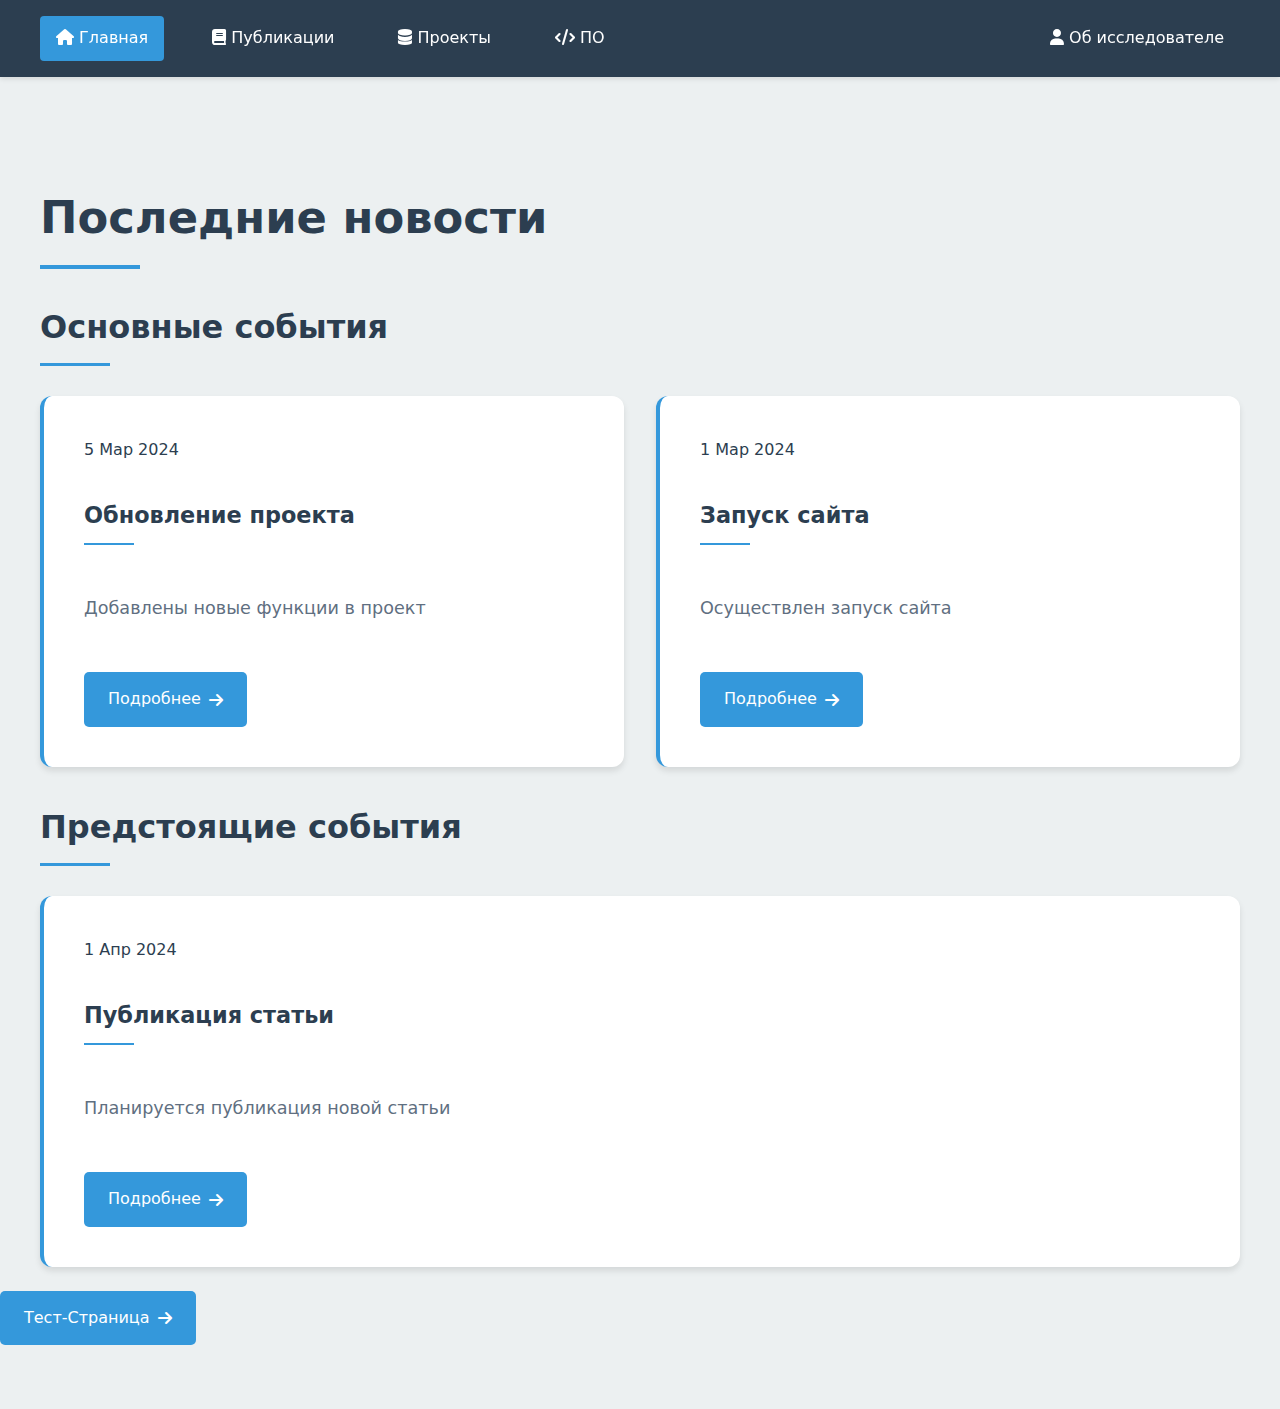
<file: index.html>
<!DOCTYPE html>
<html lang="ru">
<head>
    <meta charset="UTF-8">
    <meta name="viewport" content="width=device-width, initial-scale=1.0">
    <title>Шишкин Б.А. | Главная</title>
    <link rel="stylesheet" href="css/style.css">
    <link rel="stylesheet" href="https://cdnjs.cloudflare.com/ajax/libs/font-awesome/6.0.0/css/all.min.css">
</head>
<body>
    <!-- Навигация -->
    <nav class="navbar">
        <button class="nav-toggle" aria-label="Toggle navigation">
            <i class="fas fa-bars"></i>
        </button>
        <div class="container nav-links">
            <div class="nav-main-links">
                <a href="index.html" class="active"><i class="fas fa-home"></i> Главная</a>
                <a href="/Publications/publications.html"><i class="fas fa-book"></i> Публикации</a>
                <a href="/Projects/projects.html"><i class="fas fa-database"></i> Проекты</a>
                <a href="/Software/software.html"><i class="fas fa-code"></i> ПО</a>
            </div>
            <a href="/About/about.html"><i class="fas fa-user"></i> Об исследователе</a>
        </div>
    </nav>

    <!-- Главная -->
    <main>
        <section id="home" class="section">
            <div class="container">
                <h2 class="title title-lg">Последние новости</h2>
                
                <!-- Подсекция: Новости -->
                <div class="subsection">
                    <h3 class="title title-md">Основные события</h3>
                    <div class="card-grid">
                        <article class="card">
                            <time datetime="2024-03-20">5 Мар 2024</time>
                            <h4 class="title title-sm">Обновление проекта</h4>
                            <p class="description">Добавлены новые функции в проект</p>
                            <a href="#" class="btn btn-primary">
                                Подробнее <i class="fas fa-arrow-right"></i>
                            </a>
                        </article>
                        <article class="card">
                            <time datetime="2024-03-15">1 Мар 2024</time>
                            <h4 class="title title-sm">Запуск сайта</h4>
                            <p class="description">Осуществлен запуск сайта</p>
                            <a href="#" class="btn btn-primary">
                                Подробнее <i class="fas fa-arrow-right"></i>
                            </a>
                        </article>
                    </div>
                </div>

                <!-- Подсекция: Анонсы -->
                <div class="subsection">
                    <h3 class="title title-md">Предстоящие события</h3>
                    <div class="card-grid">
                        <article class="card">
                            <time datetime="2024-04-01">1 Апр 2024</time>
                            <h4 class="title title-sm">Публикация статьи</h4>
                            <p class="description">Планируется публикация новой статьи</p>
                            <a href="#" class="btn btn-primary">
                                Подробнее <i class="fas fa-arrow-right"></i>
                            </a>
                        </article>
                    </div>
                </div>
            </div>
            <a href="/NewsPages/page-ex/page-ex.html" class="btn btn-primary">
                Тест-Страница <i class="fas fa-arrow-right"></i>
            </a>
        </section>
    </main>

    <script src="js/script.js"></script>
</body>
</html>
</file>
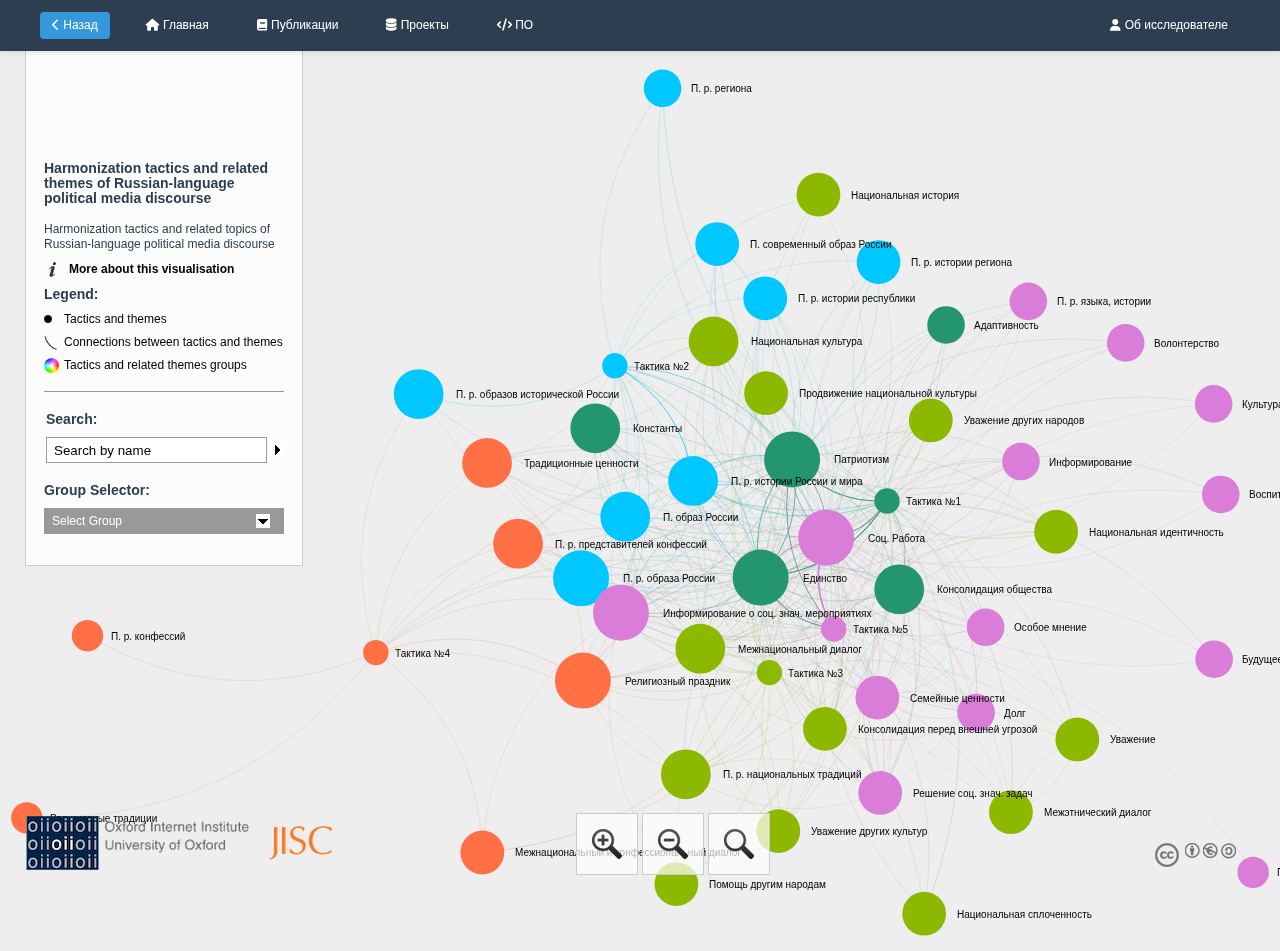
<file: Projects/Harmonization-main/index.html>
<!DOCTYPE html>
<html xmlns="http://www.w3.org/1999/xhtml" xml:lang="en-gb" lang="en" xmlns:og="http://opengraphprotocol.org/schema/" xmlns:fb="http://www.facebook.com/2008/fbml" itemscope itemtype="http://schema.org/Map">

<head>
<title>Шишкин Б.А. | Тактики гармонизации</title>
<meta http-equiv="Content-Type" content="text/html; charset=UTF-8" />
<meta charset="utf-8">
<link rel="stylesheet" href="../../css/style.css">
<link rel="stylesheet" href="https://cdnjs.cloudflare.com/ajax/libs/font-awesome/6.0.0/css/all.min.css">
<meta name="viewport" content="width=device-width,height=device-height,initial-scale=1,user-scalable=no" />
<meta http-equiv="X-UA-Compatible" content="IE=Edge" />

<!--[if IE]><script type="text/javascript" src="js/excanvas.js"></script><![endif]--> <!-- js/default.js -->
  <script src="js/jquery/jquery.min.js" type="text/javascript"></script>
  <script src="js/sigma/sigma.min.js" type="text/javascript" language="javascript"></script>
    <script src="js/sigma/sigma.parseJson.js" type="text/javascript" language="javascript"></script>
  <script src="js/fancybox/jquery.fancybox.pack.js" type="text/javascript" language="javascript"></script>
  <script src="js/main.js" type="text/javascript" language="javascript"></script>

  <link rel="stylesheet" type="text/css" href="js/fancybox/jquery.fancybox.css"/>
  <link rel="stylesheet" href="css/style.css" type="text/css" media="screen" />
  <link rel="stylesheet" media="screen and (max-height: 770px)" href="css/tablet.css" />
</head>


<body>
    <!-- Навигация -->
    <nav class="navbar">
      <button class="nav-toggle" aria-label="Toggle navigation">
        <i class="fas fa-bars"></i>
      </button>
      <div class="container nav-links">
          <div class="nav-main-links">
            <a href="../projects.html" class="active"><i class="fas fa-chevron-left"></i> Назад</a>
              <a href="../../index.html"><i class="fas fa-home"></i> Главная</a>
              <a href="../../Publications/publications.html"><i class="fas fa-book"></i> Публикации</a>
              <a href="../projects.html"><i class="fas fa-database"></i> Проекты</a>
              <a href="../../Software/software.html"><i class="fas fa-code"></i> ПО</a>
          </div>
          <a href="../../About/about.html"><i class="fas fa-user"></i> Об исследователе</a>
      </div>
    </nav>
    <script src="../../js/script.js"></script>

  <div class="sigma-parent">
    <div class="sigma-expand" id="sigma-canvas"></div>
  </div>
<div id="mainpanel">
  <div class="col">
		<div id="maintitle"></div>
    <div id="title"></div>
    <div id="titletext"></div>
    <div class="info cf">
      <dl>
        <dt class="moreinformation"></dt>
        <dd class="line"><a href="#information" class="line fb">More about this visualisation</a></dd>
      </dl>
    </div>
<div id="legend">
	<div class="box">
		<h2>Legend:</h2>
		<dl>
		<dt class="node"></dt>
		<dd></dd>
		<dt class="edge"></dt>
		<dd></dd>
		<dt class="colours"></dt>
		<dd></dd>		
		</dl>
	</div>
</div> 
    <div class="b1">
    <form>
      <div id="search" class="cf"><h2>Search:</h2>
        <input type="text" name="search" value="Search by name" class="empty"/><div class="state"></div>
        <div class="results"></div>
      </div>
      <div class="cf" id="attributeselect"><h2>Group Selector:</h2>
        <div class="select">Select Group</div>
	<div class="list cf"></div>
      </div>
    </form>
    </div>
  </div>
  <div id="information">
  </div>
</div>
	<div id="zoom">
  		<div class="z" rel="in"></div> <div class="z" rel="out"></div> <div class="z" rel="center"></div>
	</div>
	<div id="copyright">
		<a rel="license" href="http://creativecommons.org/licenses/by-nc-sa/3.0/"><img alt="Creative Commons License" style="border-width:0" src="images/CC.png" /></a></div>
	</div>
<div id="attributepane">
<div class="text">
	<div title="Close" class="left-close returntext"><div class="c cf"><span>Return to the full network</span></div></div>	
<div class="headertext">
	<span>Information Pane</span>
</div>	
  <div class="nodeattributes">
    <div class="name"></div>
	<div class="data"></div>
    <div class="p">Connections:</div>
    <div class="link">
      <ul>
      </ul>
    </div>
  </div>
	</div>
</div>
<div id="developercontainer">
	<a href="http://www.oii.ox.ac.uk" title="Oxford Internet Institute"><div id="oii"><span>OII</span></div></a>
	<a href="http://jisc.ac.uk" title="JISC"><div id="jisc"><span>JISC</span></div></a>	
</div>
<script type="text/javascript">

  var _gaq = _gaq || [];
  _gaq.push(['_setAccount', 'UA-21293169-4']);
  _gaq.push(['_setDomainName', 'none']);
  _gaq.push(['_setAllowLinker', true]);
  _gaq.push(['_trackPageview']);

  (function() {
    var ga = document.createElement('script'); ga.type = 'text/javascript'; ga.async = true;
    ga.src = ('https:' == document.location.protocol ? 'https://ssl' : 'http://www') + '.google-analytics.com/ga.js';
    var s = document.getElementsByTagName('script')[0]; s.parentNode.insertBefore(ga, s);
  })();

</script>
  
</body>
</html>
</file>
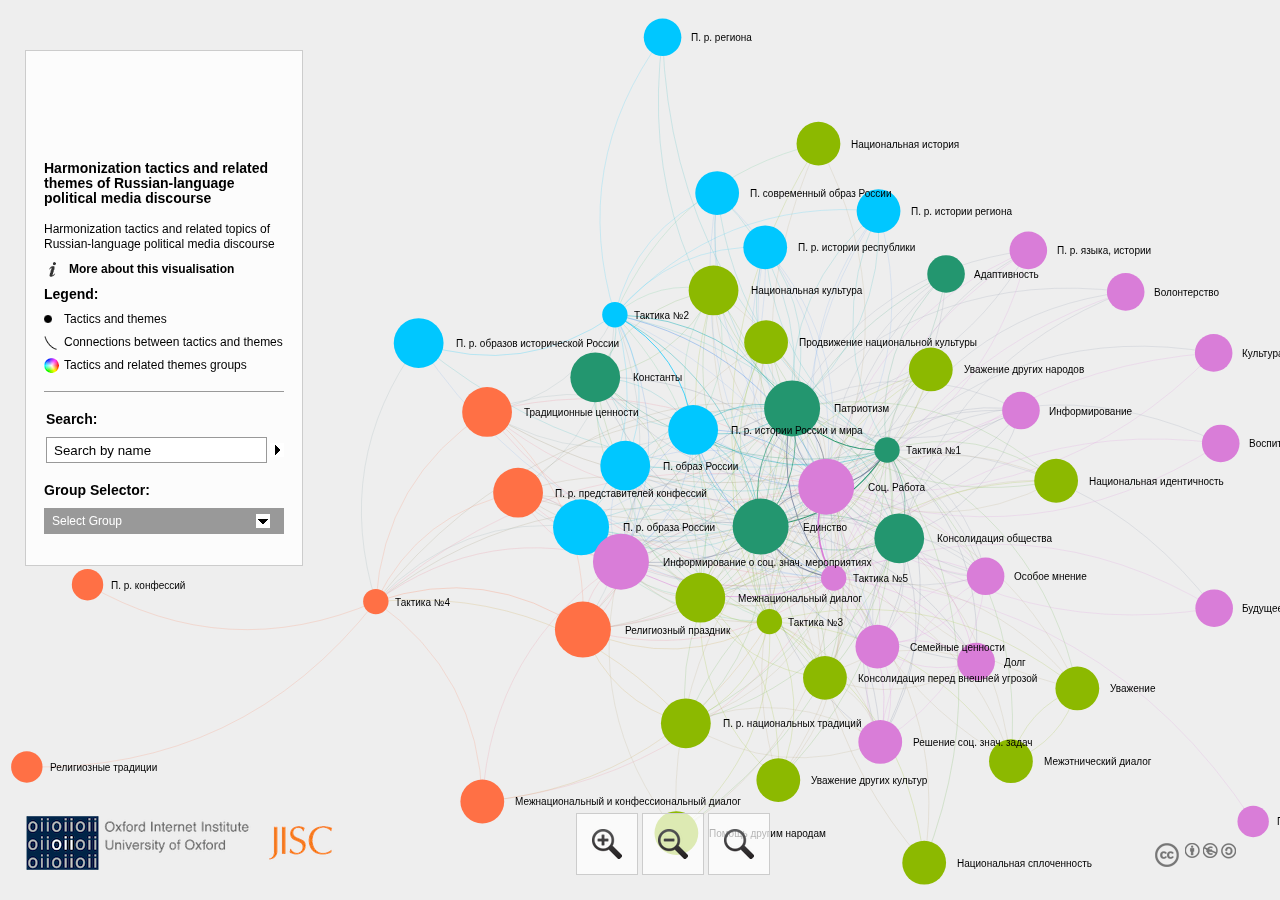
<file: Projects/Harmonization-main/Harmonization-main/index.html>
<!DOCTYPE html>
<html xmlns="http://www.w3.org/1999/xhtml" xml:lang="en-gb" lang="en" xmlns:og="http://opengraphprotocol.org/schema/" xmlns:fb="http://www.facebook.com/2008/fbml" itemscope itemtype="http://schema.org/Map">

<head>
<title>OII Network Visualisation Example</title>
<meta http-equiv="Content-Type" content="text/html; charset=UTF-8" />
<meta charset="utf-8">
<meta name="viewport" content="width=device-width,height=device-height,initial-scale=1,user-scalable=no" />
<meta http-equiv="X-UA-Compatible" content="IE=Edge" />


<!--[if IE]><script type="text/javascript" src="js/excanvas.js"></script><![endif]--> <!-- js/default.js -->
  <script src="js/jquery/jquery.min.js" type="text/javascript"></script>
  <script src="js/sigma/sigma.min.js" type="text/javascript" language="javascript"></script>
    <script src="js/sigma/sigma.parseJson.js" type="text/javascript" language="javascript"></script>
  <script src="js/fancybox/jquery.fancybox.pack.js" type="text/javascript" language="javascript"></script>
  <script src="js/main.js" type="text/javascript" language="javascript"></script>

  <link rel="stylesheet" type="text/css" href="js/fancybox/jquery.fancybox.css"/>
  <link rel="stylesheet" href="css/style.css" type="text/css" media="screen" />
  <link rel="stylesheet" media="screen and (max-height: 770px)" href="css/tablet.css" />
</head>


<body>
  <div class="sigma-parent">
    <div class="sigma-expand" id="sigma-canvas"></div>
  </div>
<div id="mainpanel">
  <div class="col">
		<div id="maintitle"></div>
    <div id="title"></div>
    <div id="titletext"></div>
    <div class="info cf">
      <dl>
        <dt class="moreinformation"></dt>
        <dd class="line"><a href="#information" class="line fb">More about this visualisation</a></dd>
      </dl>
    </div>
<div id="legend">
	<div class="box">
		<h2>Legend:</h2>
		<dl>
		<dt class="node"></dt>
		<dd></dd>
		<dt class="edge"></dt>
		<dd></dd>
		<dt class="colours"></dt>
		<dd></dd>		
		</dl>
	</div>
</div> 
    <div class="b1">
    <form>
      <div id="search" class="cf"><h2>Search:</h2>
        <input type="text" name="search" value="Search by name" class="empty"/><div class="state"></div>
        <div class="results"></div>
      </div>
      <div class="cf" id="attributeselect"><h2>Group Selector:</h2>
        <div class="select">Select Group</div>
	<div class="list cf"></div>
      </div>
    </form>
    </div>
  </div>
  <div id="information">
  </div>
</div>
	<div id="zoom">
  		<div class="z" rel="in"></div> <div class="z" rel="out"></div> <div class="z" rel="center"></div>
	</div>
	<div id="copyright">
		<a rel="license" href="http://creativecommons.org/licenses/by-nc-sa/3.0/"><img alt="Creative Commons License" style="border-width:0" src="images/CC.png" /></a></div>
	</div>
<div id="attributepane">
<div class="text">
	<div title="Close" class="left-close returntext"><div class="c cf"><span>Return to the full network</span></div></div>	
<div class="headertext">
	<span>Information Pane</span>
</div>	
  <div class="nodeattributes">
    <div class="name"></div>
	<div class="data"></div>
    <div class="p">Connections:</div>
    <div class="link">
      <ul>
      </ul>
    </div>
  </div>
	</div>
</div>
<div id="developercontainer">
	<a href="http://www.oii.ox.ac.uk" title="Oxford Internet Institute"><div id="oii"><span>OII</span></div></a>
	<a href="http://jisc.ac.uk" title="JISC"><div id="jisc"><span>JISC</span></div></a>	
</div>
<script type="text/javascript">

  var _gaq = _gaq || [];
  _gaq.push(['_setAccount', 'UA-21293169-4']);
  _gaq.push(['_setDomainName', 'none']);
  _gaq.push(['_setAllowLinker', true]);
  _gaq.push(['_trackPageview']);

  (function() {
    var ga = document.createElement('script'); ga.type = 'text/javascript'; ga.async = true;
    ga.src = ('https:' == document.location.protocol ? 'https://ssl' : 'http://www') + '.google-analytics.com/ga.js';
    var s = document.getElementsByTagName('script')[0]; s.parentNode.insertBefore(ga, s);
  })();

</script>
</body>
</html>
</file>
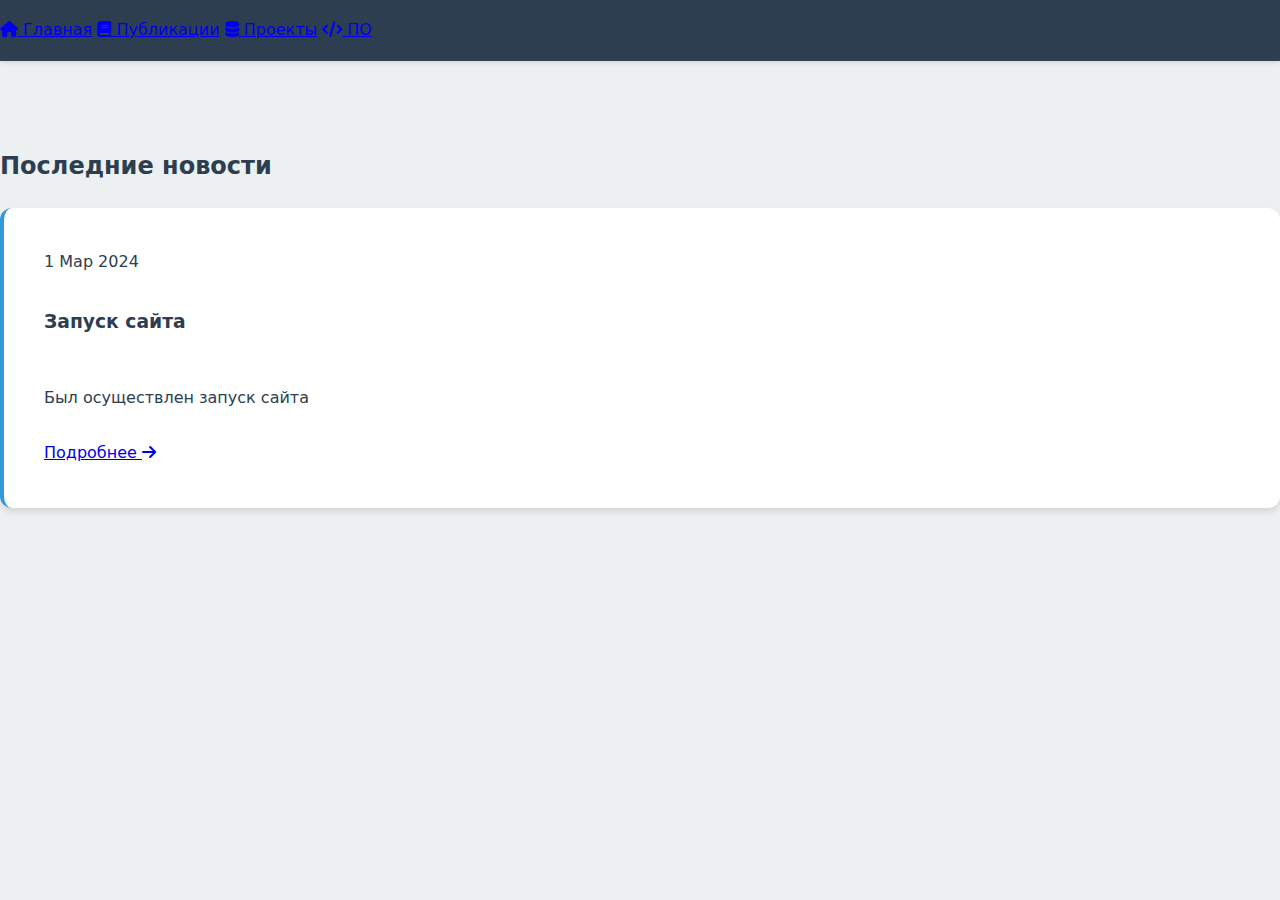
<file: index_legacy.html>
<!DOCTYPE html>
<html lang="ru">
<head>
    <meta charset="UTF-8">
    <meta name="viewport" content="width=device-width, initial-scale=1.0">
    <title>Шишкин Б.А. | Главная</title>
    <link rel="stylesheet" href="css/style.css">
    <link rel="stylesheet" href="https://cdnjs.cloudflare.com/ajax/libs/font-awesome/6.0.0/css/all.min.css">
</head>
<body>
    <!-- Навигация -->
    <nav class="navbar">
        <div class="nav-container">
            <a href="index.html"><i class="fas fa-home"></i> Главная</a>
            <a href="/Publications/publications.html"><i class="fas fa-book"></i> Публикации</a>
            <a href="/Projects/projects.html"><i class="fas fa-database"></i> Проекты</a>
            <a href="/Software/software.html"><i class="fas fa-code"></i> ПО</a>
        </div>
    </nav>

    <!-- Главная -->
    <main>
        <section id="home" class="section">
            <div class="section-container">
                <h2 class="section-title">Последние новости</h2>
                <div class="card-grid">
                    <article class="card news-card">
                        <time datetime="2024-03-15">1 Мар 2024</time>
                        <h3>Запуск сайта</h3>
                        <p>Был осуществлен запуск сайта</p>
                        <a href="#" class="read-more">Подробнее <i class="fas fa-arrow-right"></i></a>
                    </article>
                </div>
            </div>
        </section>
    </main>

    <script src="js/script.js"></script>
</body>
</html>
</file>
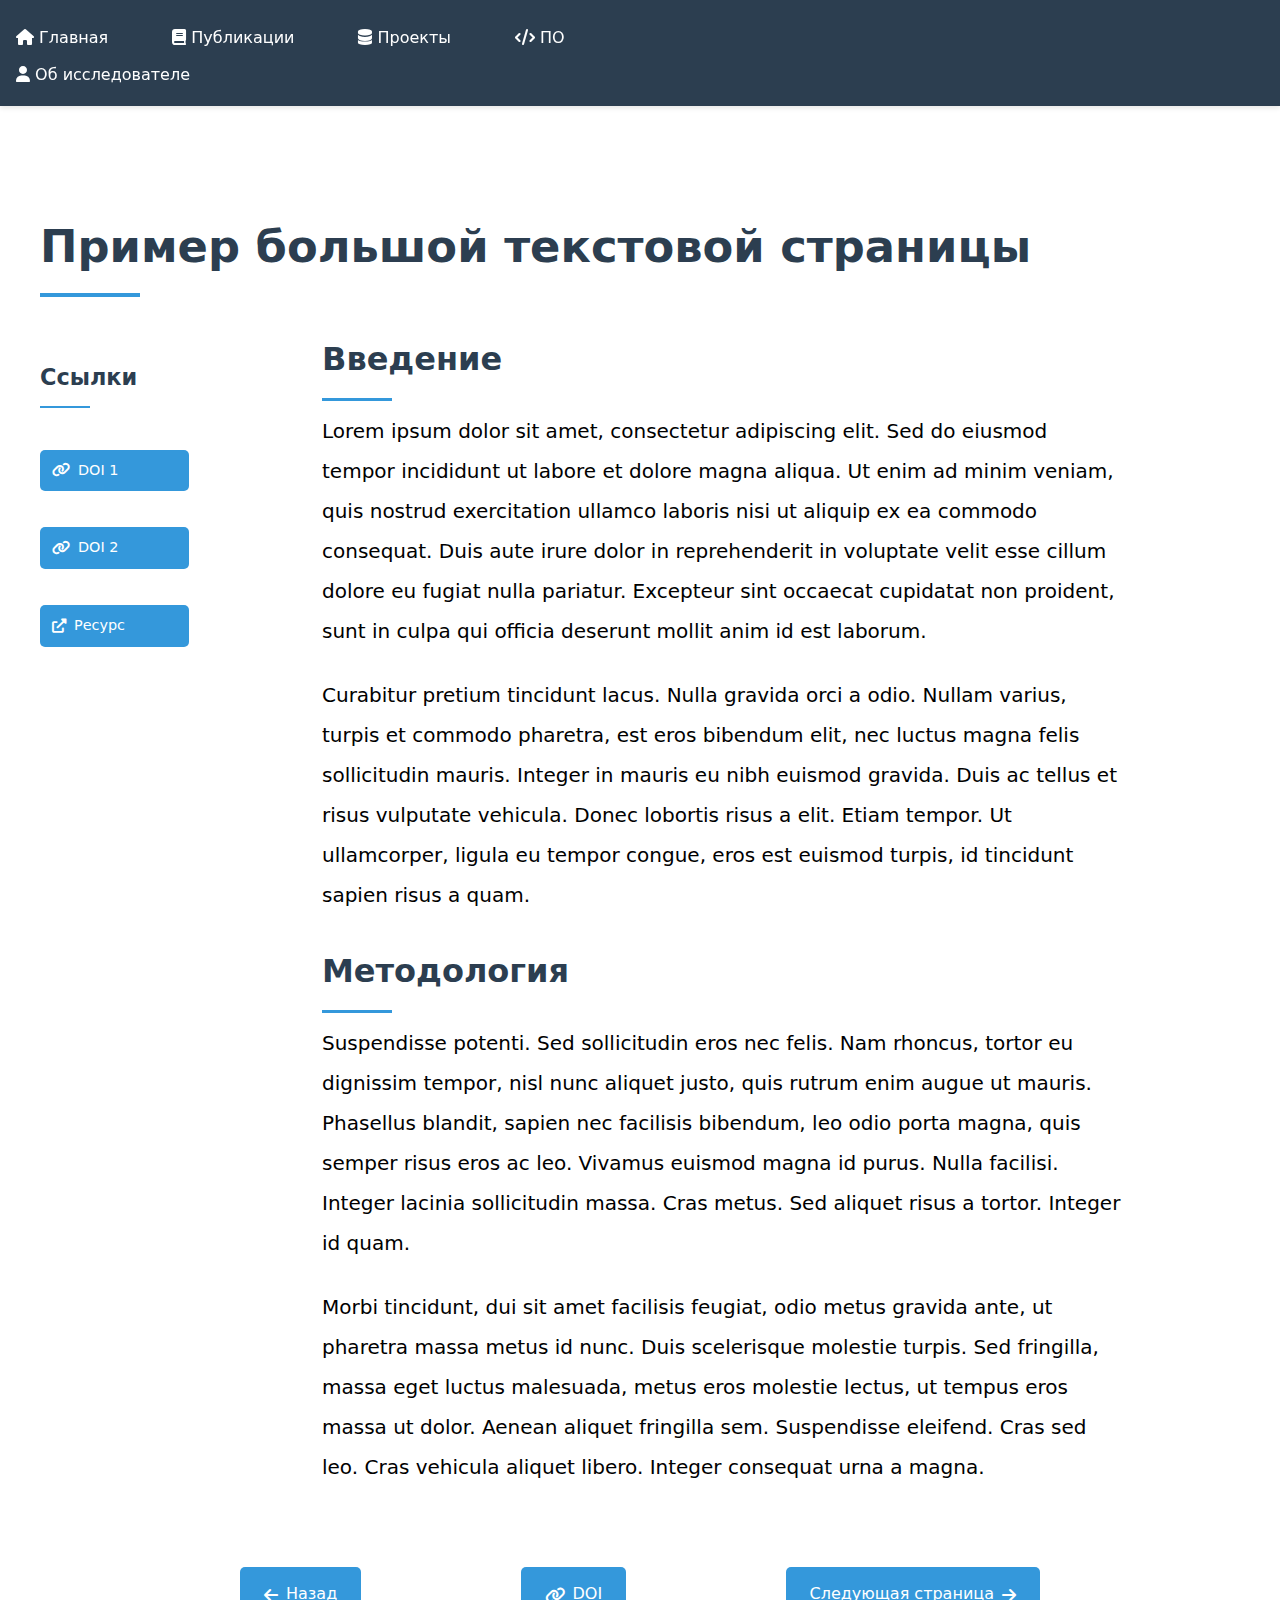
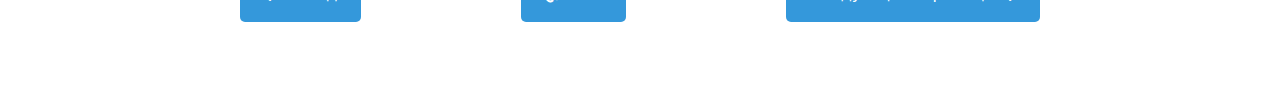
<file: NewsPages/page-ex.html>
<!DOCTYPE html>
<html lang="ru">
<head>
    <meta charset="UTF-8">
    <meta name="viewport" content="width=device-width, initial-scale=1.0">
    <title>Шишкин Б.А. | Текстовая страница</title>
    <link rel="stylesheet" href="../css/style.css"> <!-- Общие стили -->
    <link rel="stylesheet" href="../css/style_page.css"> <!-- Стили для text-large -->
    <link rel="stylesheet" href="https://cdnjs.cloudflare.com/ajax/libs/font-awesome/6.0.0/css/all.min.css">
</head>
<body>
    <!-- Навигация -->
    <nav class="navbar">
        <div class="nav-links">
            <div class="nav-main-links">
                <a href="../index.html"><i class="fas fa-home"></i> Главная</a>
                <a href="../Publications/publications.html"><i class="fas fa-book"></i> Публикации</a>
                <a href="../Projects/projects.html"><i class="fas fa-database"></i> Проекты</a>
                <a href="../Software/software.html"><i class="fas fa-code"></i> ПО</a>
            </div>
            <a href="../About/about.html"><i class="fas fa-user"></i> Об исследователе</a>
        </div>
    </nav>

    <!-- Основной контент -->
    <main>
        <section id="text-content" class="section text-large-section">
            <div class="container">
                <h2 class="title title-lg">Пример большой текстовой страницы</h2>
                
                <div class="text-wrapper">
                    <!-- Блок ссылок слева -->
                    <div class="text-links">
                        <h4 class="title title-sm">Ссылки</h4>
                        <a href="https://doi.org/10.1000/example-doi-1" class="btn btn-link" target="_blank">
                            <i class="fas fa-link"></i> DOI 1
                        </a>
                        <a href="https://doi.org/10.1000/example-doi-2" class="btn btn-link" target="_blank">
                            <i class="fas fa-link"></i> DOI 2
                        </a>
                        <a href="https://example.com/resource" class="btn btn-link" target="_blank">
                            <i class="fas fa-external-link-alt"></i> Ресурс
                        </a>

                    </div>

                    <!-- Основной текстовый блок -->
                    <div class="text-large">
                        <h3 class="title title-md">Введение</h3>
                        <p>
                            Lorem ipsum dolor sit amet, consectetur adipiscing elit. Sed do eiusmod tempor incididunt ut labore et dolore magna aliqua. Ut enim ad minim veniam, quis nostrud exercitation ullamco laboris nisi ut aliquip ex ea commodo consequat. Duis aute irure dolor in reprehenderit in voluptate velit esse cillum dolore eu fugiat nulla pariatur. Excepteur sint occaecat cupidatat non proident, sunt in culpa qui officia deserunt mollit anim id est laborum.
                        </p>
                        <p>
                            Curabitur pretium tincidunt lacus. Nulla gravida orci a odio. Nullam varius, turpis et commodo pharetra, est eros bibendum elit, nec luctus magna felis sollicitudin mauris. Integer in mauris eu nibh euismod gravida. Duis ac tellus et risus vulputate vehicula. Donec lobortis risus a elit. Etiam tempor. Ut ullamcorper, ligula eu tempor congue, eros est euismod turpis, id tincidunt sapien risus a quam.
                        </p>

                        <h3 class="title title-md">Методология</h3>
                        <p>
                            Suspendisse potenti. Sed sollicitudin eros nec felis. Nam rhoncus, tortor eu dignissim tempor, nisl nunc aliquet justo, quis rutrum enim augue ut mauris. Phasellus blandit, sapien nec facilisis bibendum, leo odio porta magna, quis semper risus eros ac leo. Vivamus euismod magna id purus. Nulla facilisi. Integer lacinia sollicitudin massa. Cras metus. Sed aliquet risus a tortor. Integer id quam.
                        </p>
                        <p>
                            Morbi tincidunt, dui sit amet facilisis feugiat, odio metus gravida ante, ut pharetra massa metus id nunc. Duis scelerisque molestie turpis. Sed fringilla, massa eget luctus malesuada, metus eros molestie lectus, ut tempus eros massa ut dolor. Aenean aliquet fringilla sem. Suspendisse eleifend. Cras sed leo. Cras vehicula aliquet libero. Integer consequat urna a magna.
                        </p>
                    </div>
                </div>

                <!-- Кнопки внизу -->
                <div class="text-footer">
                    <a href="../index.html" class="btn btn-primary">
                        <i class="fas fa-arrow-left"></i> Назад
                    </a>
                    <a href="https://doi.org/10.1000/example-doi" class="btn btn-primary" target="_blank">
                        <i class="fas fa-link"></i> DOI
                    </a>
                    <a href="#" class="btn btn-primary">
                        Следующая страница <i class="fas fa-arrow-right"></i>
                    </a>
                </div>
            </div>
        </section>
    </main>

    <script src="../js/script.js"></script>
</body>
</html>
</file>
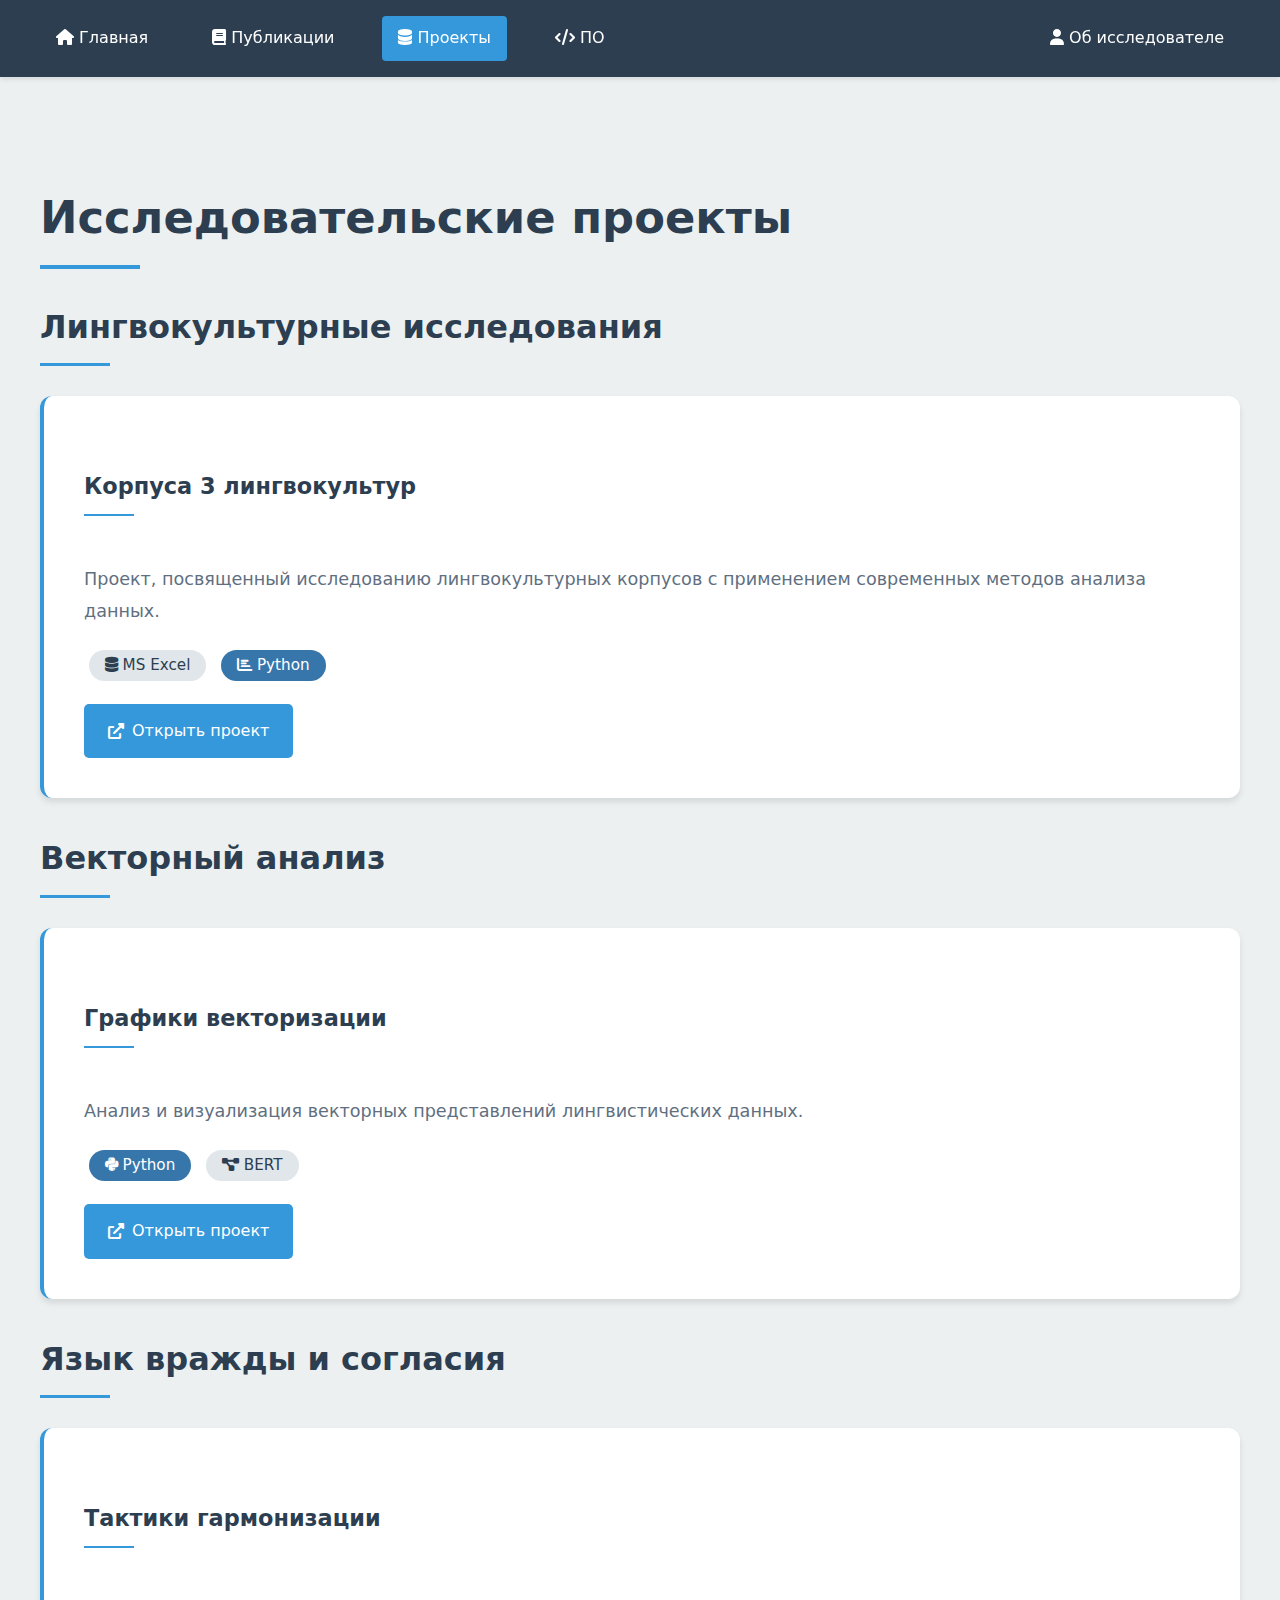
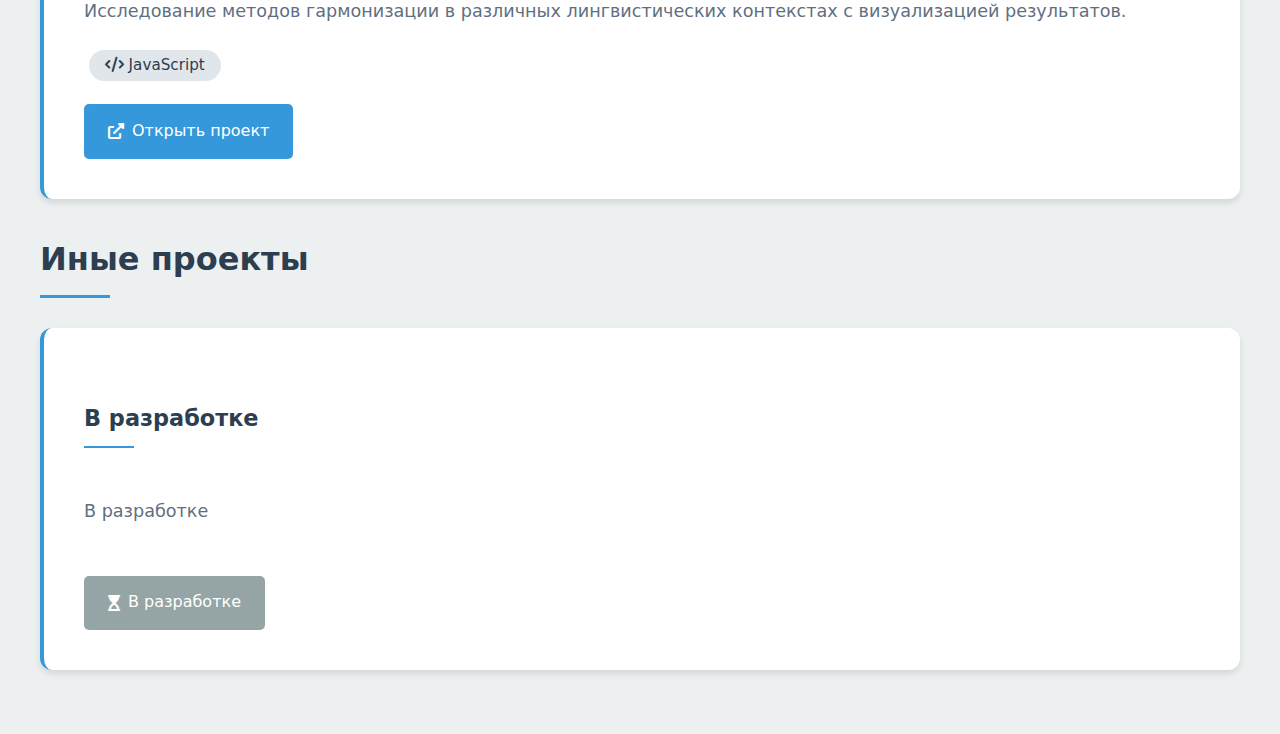
<file: Projects/projects.html>
<!DOCTYPE html>
<html lang="ru">
<head>
    <meta charset="UTF-8">
    <meta name="viewport" content="width=device-width, initial-scale=1.0">
    <title>Шишкин Б.А. | Проекты</title>
    <link rel="stylesheet" href="../css/style.css">
    <link rel="stylesheet" href="https://cdnjs.cloudflare.com/ajax/libs/font-awesome/6.0.0/css/all.min.css">
</head>
<body>
    <!-- Навигация -->
    <nav class="navbar">
        <div class="container nav-links">
            <div class="nav-main-links">
                <a href="../index.html"><i class="fas fa-home"></i> Главная</a>
                <a href="../Publications/publications.html"><i class="fas fa-book"></i> Публикации</a>
                <a href="projects.html" class="active"><i class="fas fa-database"></i> Проекты</a>
                <a href="../Software/software.html"><i class="fas fa-code"></i> ПО</a>
            </div>
            <a href="../About/about.html"><i class="fas fa-user"></i> Об исследователе</a>
        </div>
    </nav>

    <!-- Проекты -->
    <main>
        <section id="projects" class="section">
            <div class="container">
                <h2 class="title title-lg">Исследовательские проекты</h2>
                
                <!-- Подсекция 1: Лингвистические корпуса -->
                <div class="subsection">
                    <h3 class="title title-md">Лингвокультурные исследования</h3>
                    <div class="card-grid">
                        <!-- Корпуса 3 лингвокультур -->
                        <div class="card">
                            <h4 class="title title-sm">Корпуса 3 лингвокультур</h4>
                            <p class="description">Проект, посвященный исследованию лингвокультурных корпусов с применением современных методов анализа данных.</p>
                            <div class="meta-info">
                                <span class="tag tag-default"><i class="fas fa-database"></i> MS Excel</span>
                                <span class="tag tag-python"><i class="fas fa-chart-bar"></i> Python</span>
                            </div>

                            <a href="Lingv_corp/main.html" class="btn btn-primary">
                                <i class="fas fa-external-link-alt"></i> Открыть проект
                            </a>
                        </div>
                    </div>
                </div>

                <!-- Подсекция 2: Векторизация -->
                <div class="subsection">
                    <h3 class="title title-md">Векторный анализ</h3>
                    <div class="card-grid">
                        <div class="card">
                            <h4 class="title title-sm">Графики векторизации</h4>
                            <p class="description">Анализ и визуализация векторных представлений лингвистических данных.</p>
                            <div class="meta-info">
                                <span class="tag tag-python"><i class="fab fa-python"></i> Python</span>
                                <span class="tag tag-default"><i class="fas fa-project-diagram"></i> BERT</span>
                            </div>
                            <a href="Lingv_corp/main.html" class="btn btn-primary">
                                <i class="fas fa-external-link-alt"></i> Открыть проект
                            </a>
                        </div>
                    </div>
                </div>

                <!-- Подсекция 3: Гармонизация -->
                <div class="subsection">
                    <h3 class="title title-md">Язык вражды и согласия</h3>
                    <div class="card-grid">
                        <div class="card">
                            <h4 class="title title-sm">Тактики гармонизации</h4>
                            <p class="description">Исследование методов гармонизации в различных лингвистических контекстах с визуализацией результатов.</p>
                            <div class="meta-info">
                                <span class="tag tag-default"><i class="fas fa-code"></i> JavaScript</span>
                            </div>
                            <a href="Harmonization-main/index.html" class="btn btn-primary">
                                <i class="fas fa-external-link-alt"></i> Открыть проект
                            </a>
                        </div>
                    </div>
                </div>

                <!-- Подсекция 4: Иные проекты -->
                <div class="subsection">
                    <h3 class="title title-md">Иные проекты</h3>
                    <div class="card-grid">
                        <div class="card">
                            <h4 class="title title-sm">В разработке</h4>
                            <p class="description">В разработке</p>
                            <div class="meta-info">
                            </div>
                            <a href="#" class="btn btn-disabled">
                                <i class="fas fa-hourglass-start"></i> В разработке
                            </a>
                        </div>
                    </div>
                </div>
            </div>
        </section>
    </main>

    <script src="../js/script.js"></script>
</body>
</html>
</file>
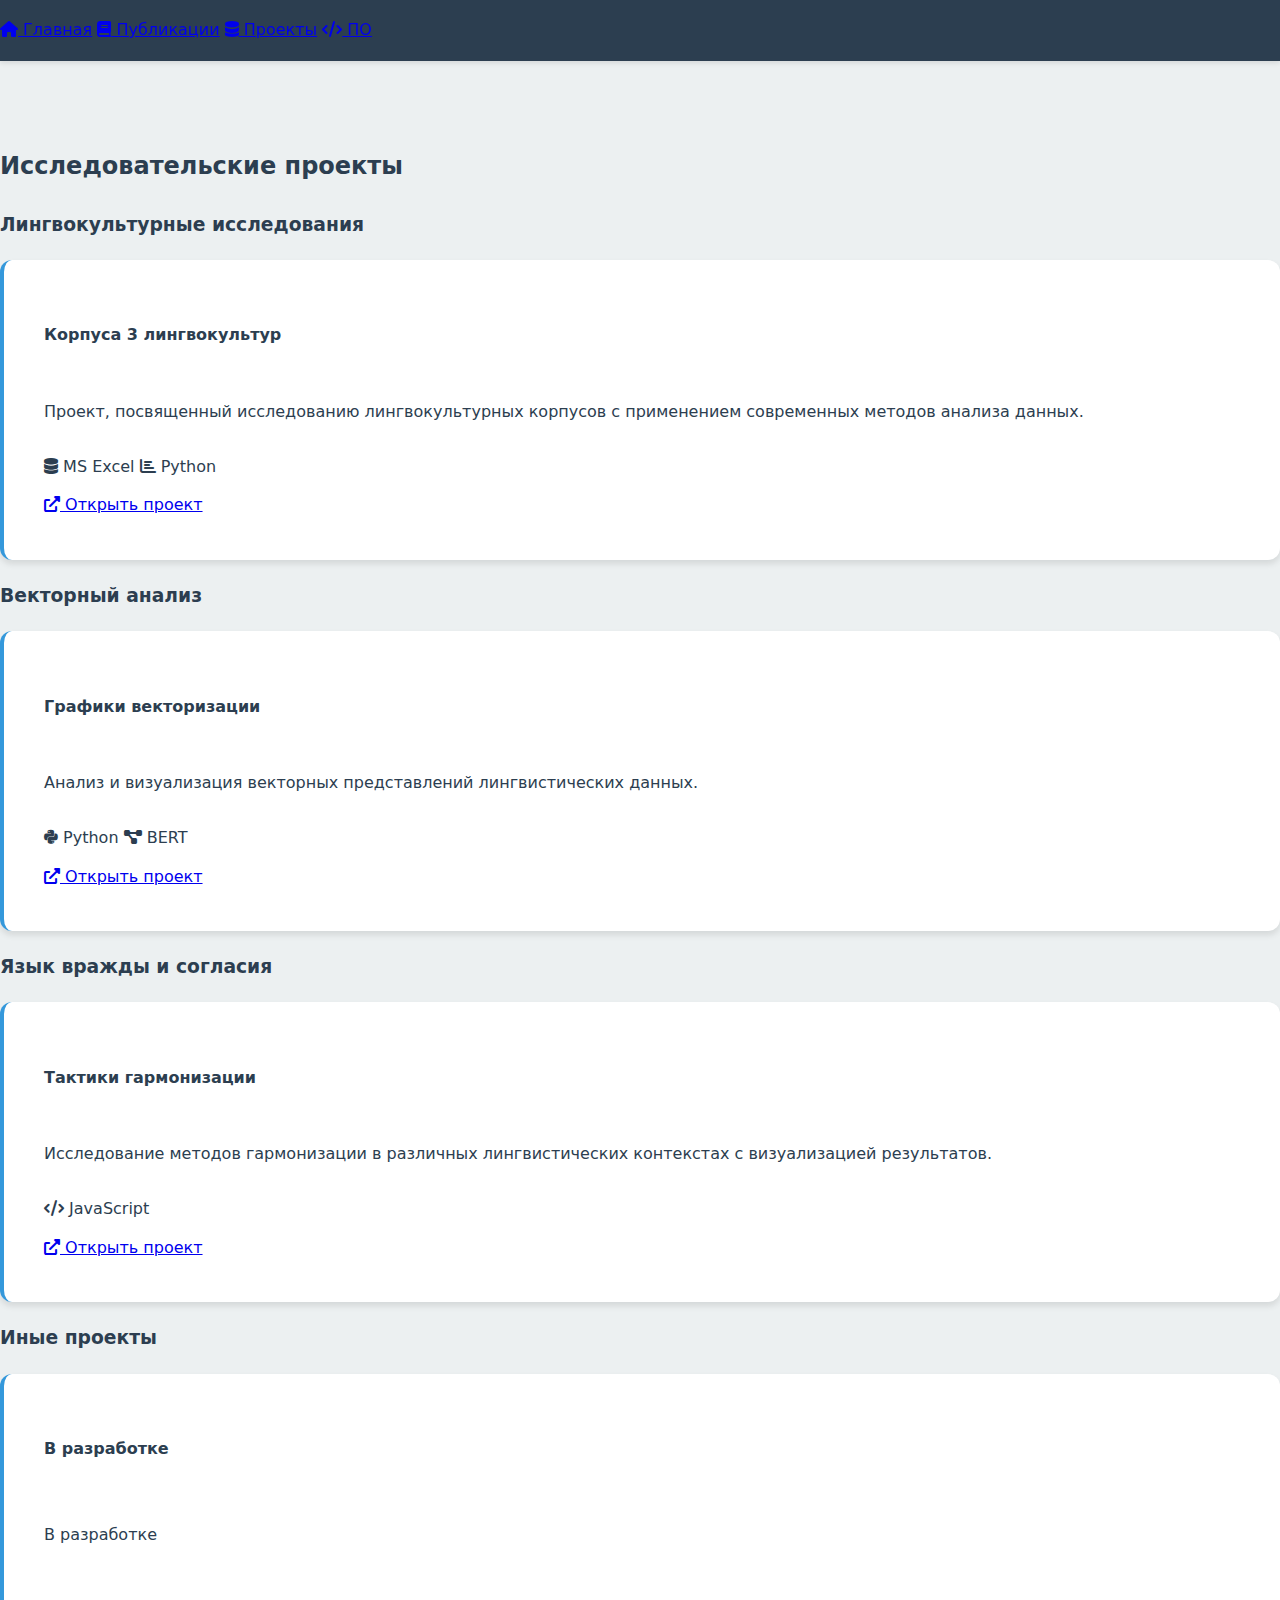
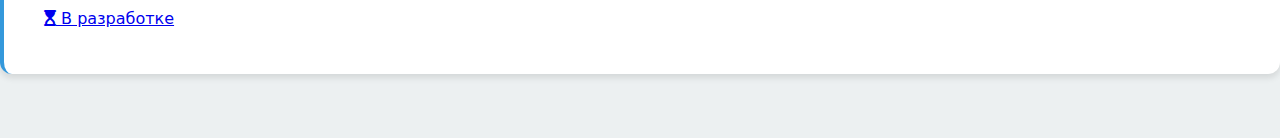
<file: Projects/projects_legacy.html>
<!DOCTYPE html>
<html lang="ru">
<head>
    <meta charset="UTF-8">
    <meta name="viewport" content="width=device-width, initial-scale=1.0">
    <title>Шишкин Б.А. | Проекты</title>
    <link rel="stylesheet" href="../css/style.css">
    <link rel="stylesheet" href="https://cdnjs.cloudflare.com/ajax/libs/font-awesome/6.0.0/css/all.min.css">
</head>
<body>
    <!-- Навигация -->
    <nav class="navbar">
        <div class="nav-container">
            <a href="../index.html" class="active"><i class="fas fa-home"></i> Главная</a>
            <a href="../Publications/publications.html"><i class="fas fa-book"></i> Публикации</a>
            <a href="projects.html" class="active"><i class="fas fa-database"></i> Проекты</a>
            <a href="../Software/software.html"><i class="fas fa-code"></i> ПО</a>
        </div>
    </nav>

    <!-- Проекты -->
    <main>
        <section id="projects" class="section">
            <div class="section-container">
                <h2 class="section-main-title">Исследовательские проекты</h2>
                
                <!-- Подсекция 1: Лингвистические корпуса -->
                <div class="subsection">
                    <h3 class="subsection-title">Лингвокультурные исследования</h3>
                    <div class="card-grid">
                        <!-- Корпуса 3 лингвокультур -->
                        <div class="card db-card">
                            <h4 class="project-title">Корпуса 3 лингвокультур</h4>
                            <p class="project-description">Проект, посвященный исследованию лингвокультурных корпусов с применением современных методов анализа данных.</p>
                            <div class="meta-info">
                                <span class="tech-tag"><i class="fas fa-database"></i> MS Excel</span>
                                <span class="tech-tag"><i class="fas fa-chart-bar"></i> Python</span>
                            </div>
                            <a href="Lingv_corp/main.html" class="button demo">
                                <i class="fas fa-external-link-alt"></i> Открыть проект
                            </a>
                        </div>
                    </div>
                </div>

                <!-- Подсекция 2: Векторизация -->
                <div class="subsection">
                    <h3 class="subsection-title">Векторный анализ</h3>
                    <div class="card-grid">
                        <!-- Пустая карточка для нового проекта -->
                        <div class="card db-card">
                            <h4 class="project-title">Графики векторизации</h4>
                            <p class="project-description">Анализ и визуализация векторных представлений лингвистических данных.</p>
                            <div class="meta-info">
                                <span class="tech-tag"><i class="fab fa-python"></i> Python</span>
                                <span class="tech-tag"><i class="fas fa-project-diagram"></i> BERT</span>
                            </div>
                            <a href="Lingv_corp/main.html" class="button demo">
                                <i class="fas fa-external-link-alt"></i> Открыть проект
                            </a>
                        </div>
                    </div>
                </div>


                <!-- Подсекция 3: Гармонизация -->
                <div class="subsection">
                    <h3 class="subsection-title">Язык вражды и согласия</h3>
                    <div class="card-grid">
                        <!-- Тактики гармонизации -->
                        <div class="card db-card">
                            <h4 class="project-title">Тактики гармонизации</h4>
                            <p class="project-description">Исследование методов гармонизации в различных лингвистических контекстах с визуализацией результатов.</p>
                            <div class="meta-info">
                                <span class="tech-tag"><i class="fas fa-code"></i> JavaScript</span>
                            </div>
                            <a href="Harmonization-main/index.html" class="button demo">
                                <i class="fas fa-external-link-alt"></i> Открыть проект
                            </a>
                        </div>
                    </div>
                </div>

                <!-- Подсекция 4: Векторизация -->
                <div class="subsection">
                    <h3 class="subsection-title">Иные проекты</h3>
                    <div class="card-grid">
                        <!-- Пустая карточка для нового проекта -->
                        <div class="card db-card">
                            <h4 class="project-title">В разработке</h4>
                            <p class="project-description">В разработке</p>
                            <div class="meta-info">
                            </div>
                            <a href="#" class="button demo disabled">
                                <i class="fas fa-hourglass-start"></i> В разработке
                            </a>
                        </div>
                    </div>
                </div>





            </div>
        </section>
    </main>

    <script src="../js/script.js"></script>
</body>
</html>
</file>
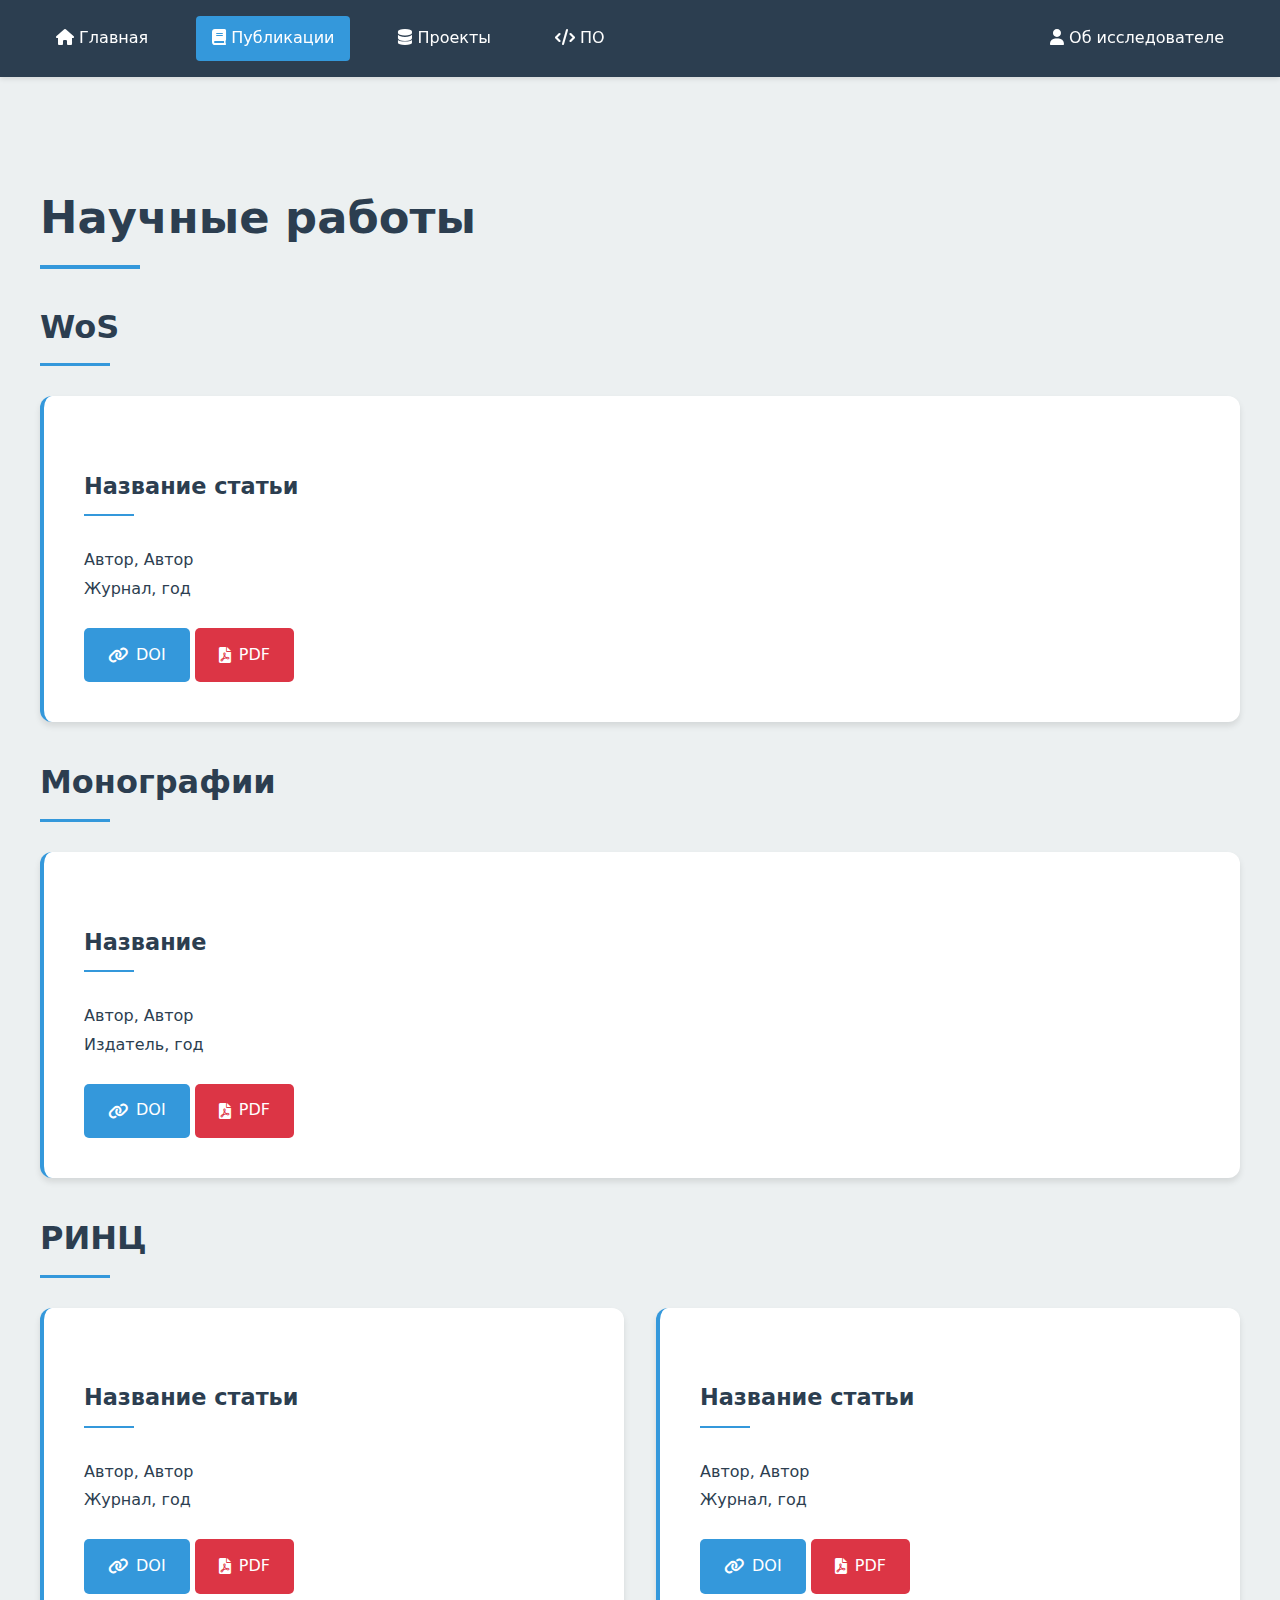
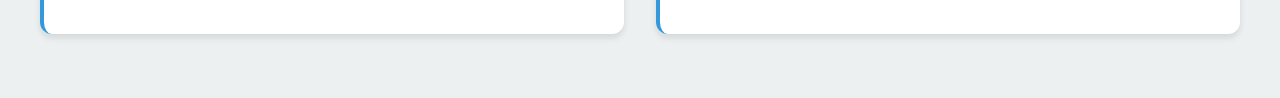
<file: Publications/publications.html>
<!DOCTYPE html>
<html lang="ru">
<head>
    <meta charset="UTF-8">
    <meta name="viewport" content="width=device-width, initial-scale=1.0">
    <title>Шишкин Б.А. | Публикации</title>
    <link rel="stylesheet" href="../css/style.css">
    <link rel="stylesheet" href="https://cdnjs.cloudflare.com/ajax/libs/font-awesome/6.0.0/css/all.min.css">
</head>
<body>
    <!-- Навигация -->
    <nav class="navbar">
        <button class="nav-toggle" aria-label="Toggle navigation">
            <i class="fas fa-bars"></i>
        </button>
        <div class="container nav-links">
            <div class="nav-main-links">
                <a href="../index.html"><i class="fas fa-home"></i> Главная</a>
                <a href="publications.html" class="active"><i class="fas fa-book"></i> Публикации</a>
                <a href="../Projects/projects.html"><i class="fas fa-database"></i> Проекты</a>
                <a href="../Software/software.html"><i class="fas fa-code"></i> ПО</a>
            </div>
            <a href="../About/about.html"><i class="fas fa-user"></i> Об исследователе</a>
        </div>
    </nav>

    <!-- Публикации -->
    <main>
        <section id="publications" class="section">
            <div class="container">
                <h2 class="title title-lg">Научные работы</h2>
                <div class="subsection">
                    <h3 class="title title-md">WoS</h3>
                    <div class="card-grid">
                        <div class="card">
                            <h4 class="title title-sm">Название статьи</h4>
                            <div class="meta-info">
                                <span class="authors">Автор, Автор</span><br>
                                <span class="journal">Журнал, год</span>
                            </div>
                            <div class="card-links">
                                <a href="#" class="btn btn-primary">
                                    <i class="fas fa-link"></i> DOI
                                </a>
                                <a href="#" class="btn btn-danger">
                                    <i class="fas fa-file-pdf"></i> PDF
                                </a>
                            </div>
                        </div>
                    </div>
                </div>

                <div class="subsection">
                    <h3 class="title title-md">Монографии</h3>
                    <div class="card-grid">
                        <div class="card">
                            <h4 class="title title-sm">Название</h4>
                            <div class="meta-info">
                                <span class="authors">Автор, Автор</span><br>
                                <span class="journal">Издатель, год</span>
                            </div>
                            <div class="card-links">
                                <a href="#" class="btn btn-primary">
                                    <i class="fas fa-link"></i> DOI
                                </a>
                                <a href="#" class="btn btn-danger">
                                    <i class="fas fa-file-pdf"></i> PDF
                                </a>
                            </div>
                        </div>
                    </div>
                </div>

                <div class="subsection">
                    <h3 class="title title-md">РИНЦ</h3>
                    <div class="card-grid">
                        <div class="card">
                            <h4 class="title title-sm">Название статьи</h4>
                            <div class="meta-info">
                                <span class="authors">Автор, Автор</span><br>
                                <span class="journal">Журнал, год</span>
                            </div>
                            <div class="card-links">
                                <a href="#" class="btn btn-primary">
                                    <i class="fas fa-link"></i> DOI
                                </a>
                                <a href="#" class="btn btn-danger">
                                    <i class="fas fa-file-pdf"></i> PDF
                                </a>
                            </div>
                        </div>
                        <div class="card">
                            <h4 class="title title-sm">Название статьи</h4>
                            <div class="meta-info">
                                <span class="authors">Автор, Автор</span><br>
                                <span class="journal">Журнал, год</span>
                            </div>
                            <div class="card-links">
                                <a href="#" class="btn btn-primary">
                                    <i class="fas fa-link"></i> DOI
                                </a>
                                <a href="#" class="btn btn-danger">
                                    <i class="fas fa-file-pdf"></i> PDF
                                </a>
                            </div>
                        </div>
                    </div>
                </div>
            </div>
        </section>
    </main>

    <script src="../js/script.js"></script>
</body>
</html>
</file>
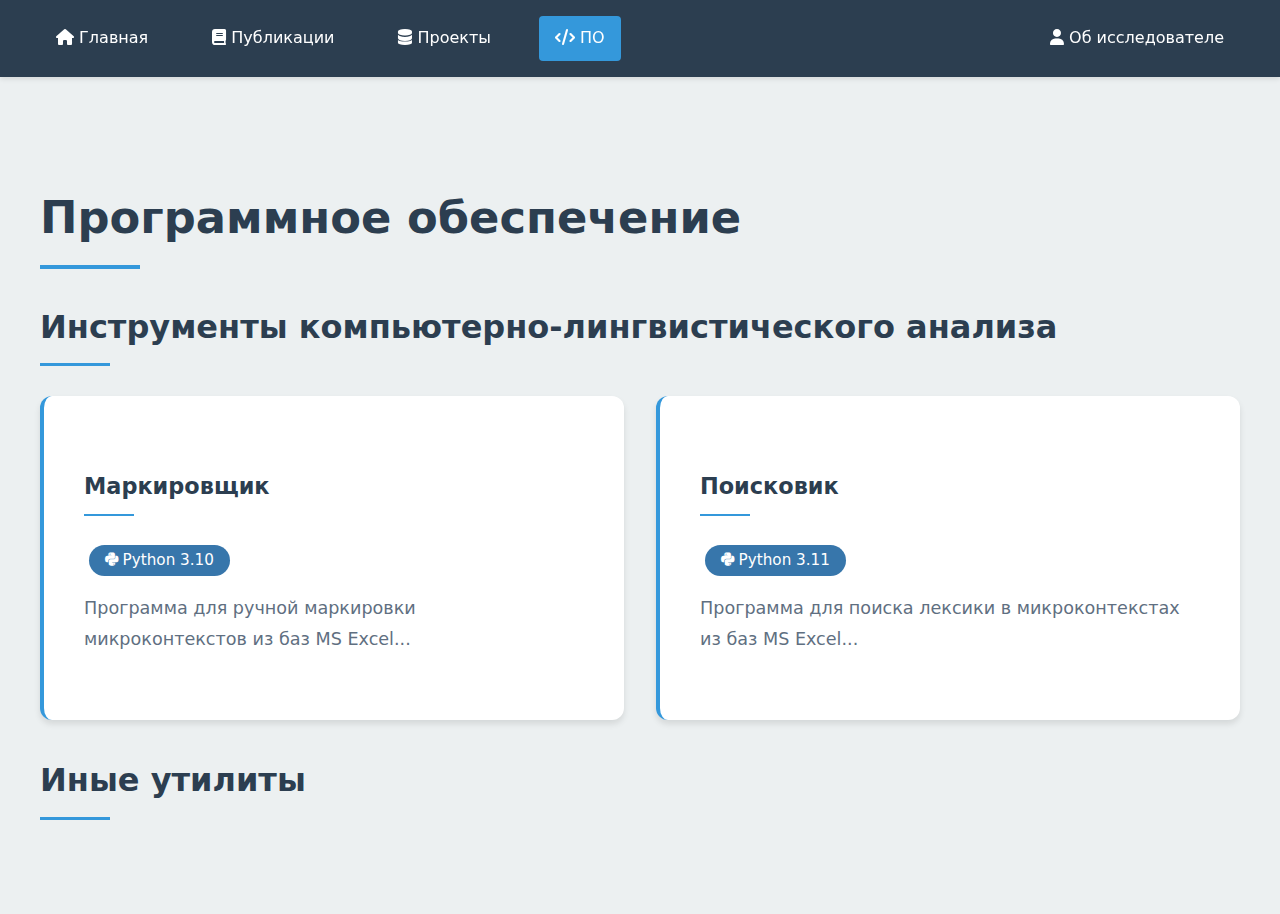
<file: Software/software.html>
<!DOCTYPE html>
<html lang="ru">
<head>
    <meta charset="UTF-8">
    <meta name="viewport" content="width=device-width, initial-scale=1.0">
    <title>Шишкин Б.А. | ПО</title>
    <link rel="stylesheet" href="../css/style.css">
    <link rel="stylesheet" href="https://cdnjs.cloudflare.com/ajax/libs/font-awesome/6.0.0/css/all.min.css">
</head>
<body>
    <!-- Навигация -->
    <nav class="navbar">
        <button class="nav-toggle" aria-label="Toggle navigation">
            <i class="fas fa-bars"></i>
        </button>
        <div class="container nav-links">
            <div class="nav-main-links">
                <a href="../index.html"><i class="fas fa-home"></i> Главная</a>
                <a href="../Publications/publications.html"><i class="fas fa-book"></i> Публикации</a>
                <a href="../Projects/projects.html"><i class="fas fa-database"></i> Проекты</a>
                <a href="software.html" class="active"><i class="fas fa-code"></i> ПО</a>
            </div>
            <a href="../About/about.html"><i class="fas fa-user"></i> Об исследователе</a>
        </div>
    </nav>

    <!-- Программное обеспечение -->
    <main>
        <section id="software" class="section">
            <div class="container">
                <h2 class="title title-lg">Программное обеспечение</h2>

                <!-- Подсекция 1 -->
                <div class="subsection">
                    <h3 class="title title-md">Инструменты компьютерно-лингвистического анализа</h3>
                    <div class="card-grid">
                        <!-- Маркировщик -->
                        <div class="card">
                            <h4 class="title title-sm">Маркировщик</h4>
                            <div class="tech-tags">
                                <span class="tag tag-python"><i class="fab fa-python"></i> Python 3.10</span>
                            </div>
                            <p class="description">Программа для ручной маркировки микроконтекстов из баз MS Excel...</p>
                            <div class="card-links">
                                <!-- 
                                <a href="downloads/test.zip" 
                                   class="btn btn-success" 
                                   download="Шишкин_Маркировщик_v0.4.tk.zip">
                                    <i class="fas fa-file-archive"></i> Скачать ZIP (12.5 MB)
                                </a>
                                <span class="version">v0.4 | 2024-03-04</span>
                                -->
                            </div>
                        </div>
                        <!-- Поисковик -->
                        <div class="card">
                            <h4 class="title title-sm">Поисковик</h4>
                            <div class="tech-tags">
                                <span class="tag tag-python"><i class="fab fa-python"></i> Python 3.11</span>
                            </div>
                            <p class="description">Программа для поиска лексики в микроконтекстах из баз MS Excel...</p>
                            <div class="card-links">
                                <!--
                                <a href="downloads/3_corp.html" 
                                   class="btn btn-success" 
                                   download="Шишкин_Поисковик_v0.7_tk.exe">
                                    <i class="fas fa-download"></i> Скачать EXE (8.9 MB)
                                </a>
                                <span class="version">v0.7 | 2024-03-04</span>
                                -->
                            </div>
                        </div>
                    </div>
                </div>

                <!-- Подсекция 2 -->
                <div class="subsection">
                    <h3 class="title title-md">Иные утилиты</h3>
                    <div class="card-grid">
                        <!-- Пример утилиты 
                        
                        <div class="card">
                            <h4 class="title title-sm">Конвертер</h4>
                            <div class="tech-tags">
                                <span class="tag tag-python"><i class="fab fa-python"></i> Python 3.9</span>
                            </div>
                            <p class="description">Утилита для конвертации данных между форматами...</p>
                            <div class="card-links">
                                <a href="#" 
                                   class="btn btn-success">
                                    <i class="fas fa-download"></i> Скачать (5.2 MB)
                                </a>
                                <span class="version">v1.0 | 2024-03-04</span>
                            </div>
                        </div>
                        -->

                    </div>
                </div>
            </div>
        </section>
    </main>

    <script src="../js/script.js"></script>
</body>
</html>
</file>
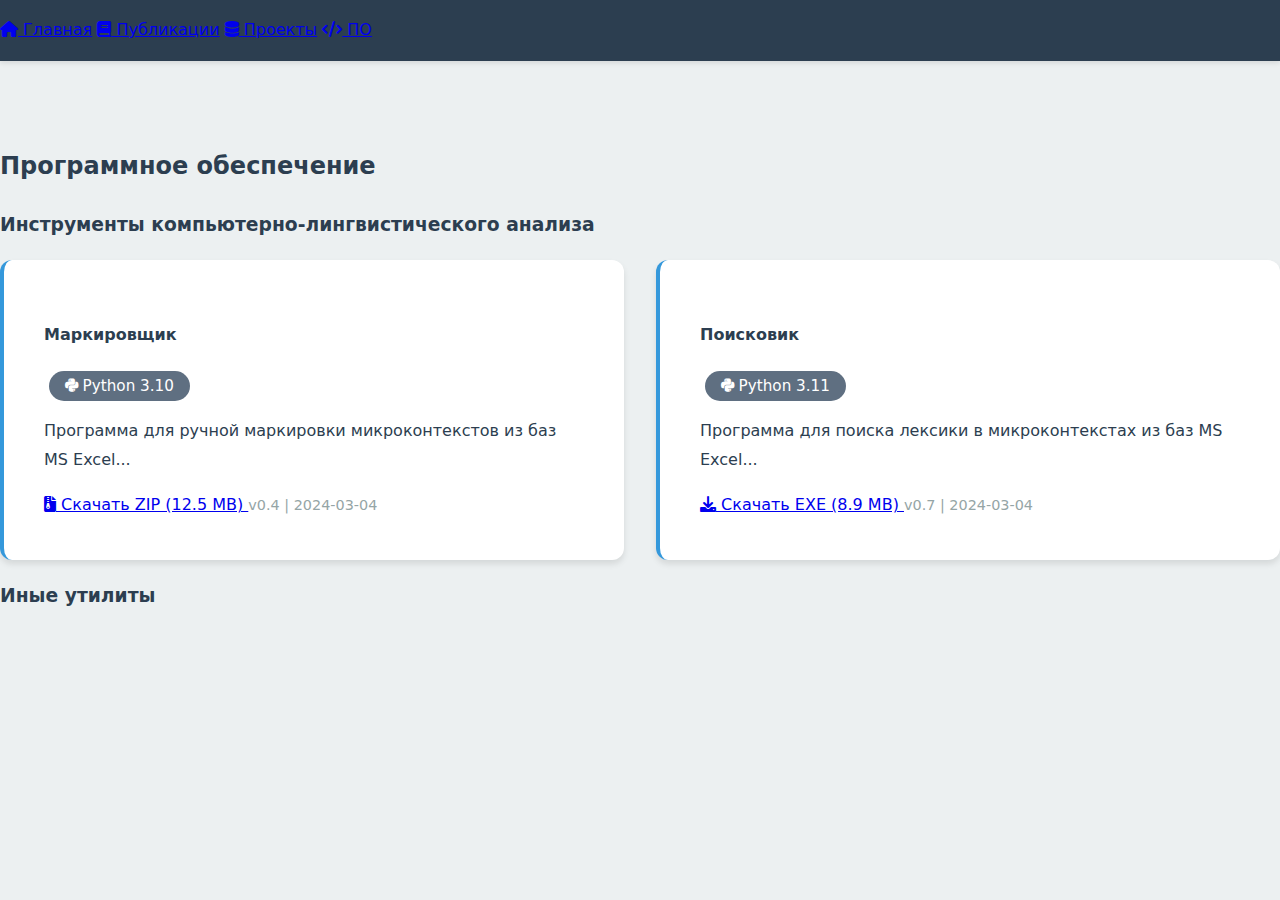
<file: Software/software_legacy.html>
<!DOCTYPE html>
<html lang="ru">
<head>
    <meta charset="UTF-8">
    <meta name="viewport" content="width=device-width, initial-scale=1.0">
    <title>Шишкин Б.А. | ПО</title>
    <link rel="stylesheet" href="../css/style.css">
    <link rel="stylesheet" href="https://cdnjs.cloudflare.com/ajax/libs/font-awesome/6.0.0/css/all.min.css">
</head>
<body>
    <!-- Навигация -->
    <nav class="navbar">
        <div class="nav-container">
            <a href="../index.html" class="active"><i class="fas fa-home"></i> Главная</a>
            <a href="../Publications/publications.html"><i class="fas fa-book"></i> Публикации</a>
            <a href="../Projects/projects.html"><i class="fas fa-database"></i> Проекты</a>
            <a href="software.html" class="active"><i class="fas fa-code"></i> ПО</a>
        </div>
    </nav>

    <!-- Программное обеспечение -->
    <main>
        <section id="software" class="section">
            <div class="section-container">
                <h2 class="section-main-title">Программное обеспечение</h2>
                <!-- Подсекция 1 -->
                <div class="subsection">
                    <h3 class="subsection-title">Инструменты компьютерно-лингвистического анализа</h3>
                    <div class="card-grid">
                        <!-- Маркировщик -->
                        <div class="card software-card">
                            <h4 class="software-title">Маркировщик</h4>
                            <div class="tech-tags">
                                <span class="tag python"><i class="fab fa-python"></i> Python 3.10</span>
                            </div>
                            <p class="software-description">Программа для ручной маркировки микроконтекстов из баз MS Excel...</p>
                            <div class="card-links">
                                <a href="../downloads/test.zip" 
                                   class="button download" 
                                   download="Шишкин_Маркировщик_v0.4.tk.zip">
                                    <i class="fas fa-file-archive"></i> Скачать ZIP (12.5 MB)
                                </a>
                                <span class="version">v0.4 | 2024-03-04</span>
                            </div>
                        </div>
                        <!-- Поисковик -->
                        <div class="card software-card">
                            <h4 class="software-title">Поисковик</h4>
                            <div class="tech-tags">
                                <span class="tag python"><i class="fab fa-python"></i> Python 3.11</span>
                            </div>
                            <p class="software-description">Программа для поиска лексики в микроконтекстах из баз MS Excel...</p>
                            <div class="card-links">
                                <a href="../downloads/3_corp.html" 
                                   class="button download" 
                                   download="Шишкин_Поисковик_v0.7_tk.exe">
                                    <i class="fas fa-download"></i> Скачать EXE (8.9 MB)
                                </a>
                                <span class="version">v0.7 | 2024-03-04</span>
                            </div>
                        </div>
                    </div>
                </div>

                <!-- Подсекция 2 -->
                <div class="subsection">
                    <h3 class="subsection-title">Иные утилиты</h3>
                    <div class="card-grid">
                        <!-- Иное ПО -->
                    </div>
                
                
                
                
                
                
                
                
                
                
                </div>
            </div>
        </section>
    </main>

    <script src="../js/script.js"></script>
</body>
</html>
</file>
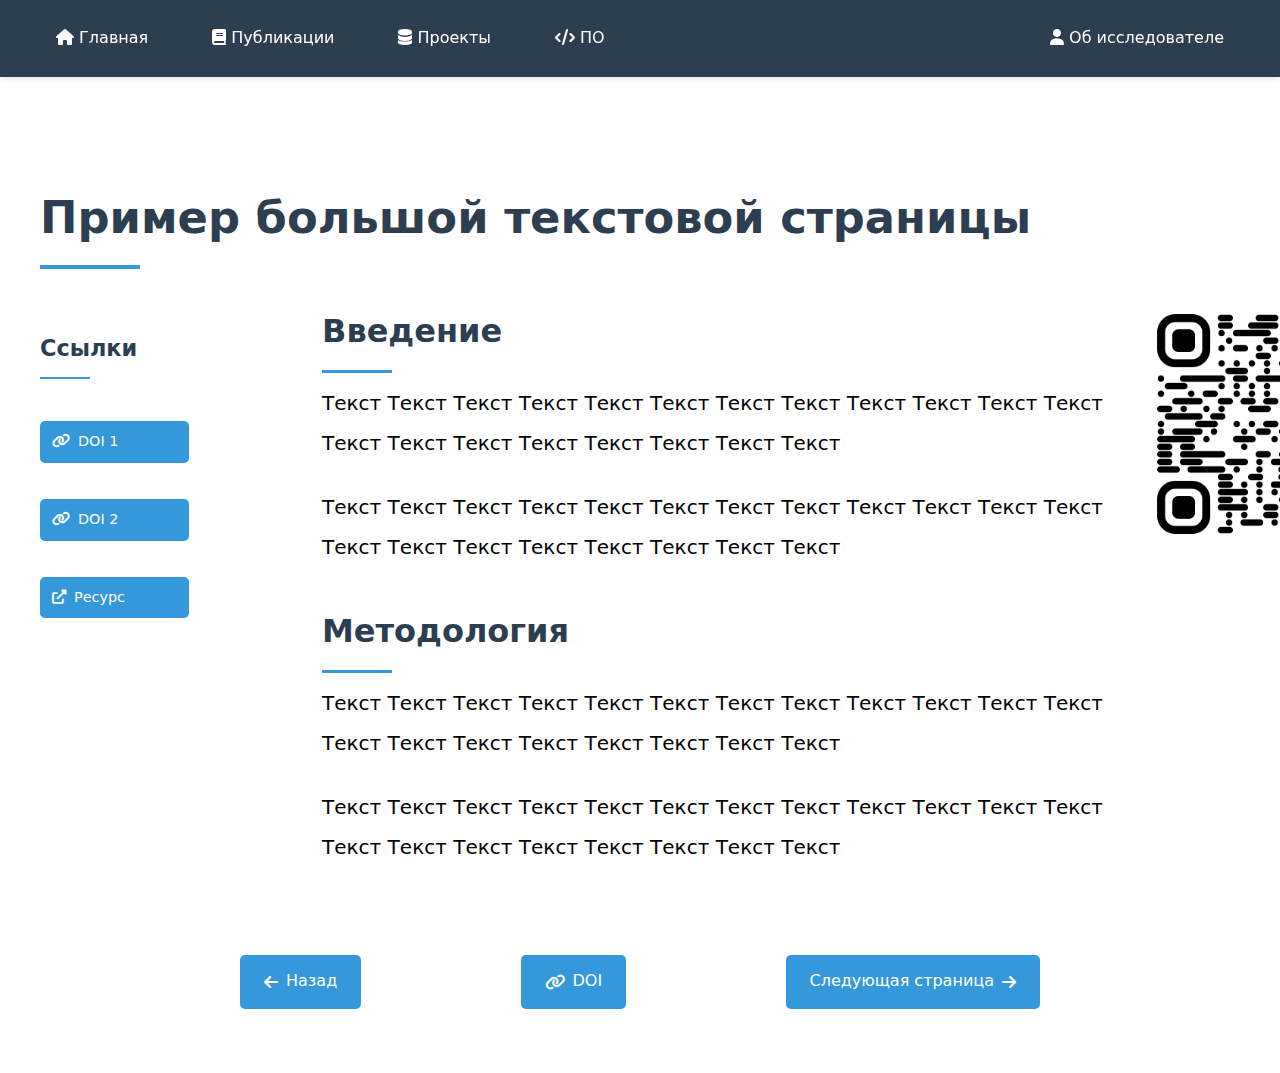
<file: NewsPages/page-ex/page-ex.html>
<!DOCTYPE html>
<html lang="ru">
<head>
    <meta charset="UTF-8">
    <meta name="viewport" content="width=device-width, initial-scale=1.0">
    <title>Шишкин Б.А. | Текстовая страница</title>
    <link rel="stylesheet" href="../../css/style.css"> <!-- Общие стили -->
    <link rel="stylesheet" href="../../css/style_page.css"> <!-- Стили для text-large -->
    <link rel="stylesheet" href="https://cdnjs.cloudflare.com/ajax/libs/font-awesome/6.0.0/css/all.min.css">
</head>
<body>
    <!-- Навигация -->
    <nav class="navbar">
        <button class="nav-toggle" aria-label="Toggle navigation">
            <i class="fas fa-bars"></i>
        </button>
        <div class="container nav-links">
            <div class="nav-main-links">
                <a href="../../index.html"><i class="fas fa-home"></i> Главная</a>
                <a href="../../Publications/publications.html"><i class="fas fa-book"></i> Публикации</a>
                <a href="../../Projects/projects.html"><i class="fas fa-database"></i> Проекты</a>
                <a href="../../Software/software.html"><i class="fas fa-code"></i> ПО</a>
            </div>
            <a href="../../About/about.html"><i class="fas fa-user"></i> Об исследователе</a>
        </div>
    </nav>

    <!-- Основной контент -->
    <main>
        <section id="text-content" class="section text-large-section">
            <div class="container">
                <h2 class="title title-lg">Пример большой текстовой страницы</h2>
                
                <div class="text-wrapper">
                    <!-- Блок ссылок слева -->
                    <div class="text-links">
                        <h4 class="title title-sm">Ссылки</h4>
                        <a href="https://doi.org/10.1000/example-doi-1" class="btn btn-link" target="_blank">
                            <i class="fas fa-link"></i> DOI 1
                        </a>
                        <a href="https://doi.org/10.1000/example-doi-2" class="btn btn-link" target="_blank">
                            <i class="fas fa-link"></i> DOI 2
                        </a>
                        <a href="https://example.com/resource" class="btn btn-link" target="_blank">
                            <i class="fas fa-external-link-alt"></i> Ресурс
                        </a>
                    </div>

                    <!-- Основной текстовый блок с изображениями -->
                    <div class="text-large">
                        <div class="text-section">
                            <h3 class="title title-md">Введение</h3>
                            <a href="image2.png" class="image-link" target="_blank">
                                <img src="image2.png" alt="Изображение для Введения" class="section-image">
                            </a>
                            <p>
                                Текст Текст Текст Текст Текст Текст Текст Текст Текст Текст Текст Текст Текст Текст Текст Текст Текст Текст Текст Текст
                            </p>
                            <p>
                                Текст Текст Текст Текст Текст Текст Текст Текст Текст Текст Текст Текст Текст Текст Текст Текст Текст Текст Текст Текст
                            </p>
                        </div>

                        <div class="text-section">
                            <h3 class="title title-md">Методология</h3>
                            <p>
                                Текст Текст Текст Текст Текст Текст Текст Текст Текст Текст Текст Текст Текст Текст Текст Текст Текст Текст Текст Текст
                            </p>
                            <p>
                                Текст Текст Текст Текст Текст Текст Текст Текст Текст Текст Текст Текст Текст Текст Текст Текст Текст Текст Текст Текст
                            </p>
                        </div>
                    </div>
                </div>

                <!-- Кнопки внизу -->
                <div class="text-footer">
                    <a href="../../index.html" class="btn btn-primary">
                        <i class="fas fa-arrow-left"></i> Назад
                    </a>
                    <a href="https://doi.org/10.1000/example-doi" class="btn btn-primary" target="_blank">
                        <i class="fas fa-link"></i> DOI
                    </a>
                    <a href="#" class="btn btn-primary">
                        Следующая страница <i class="fas fa-arrow-right"></i>
                    </a>
                </div>
            </div>
        </section>
    </main>

    <script src="../../js/script.js"></script>
</body>
</html>
</file>
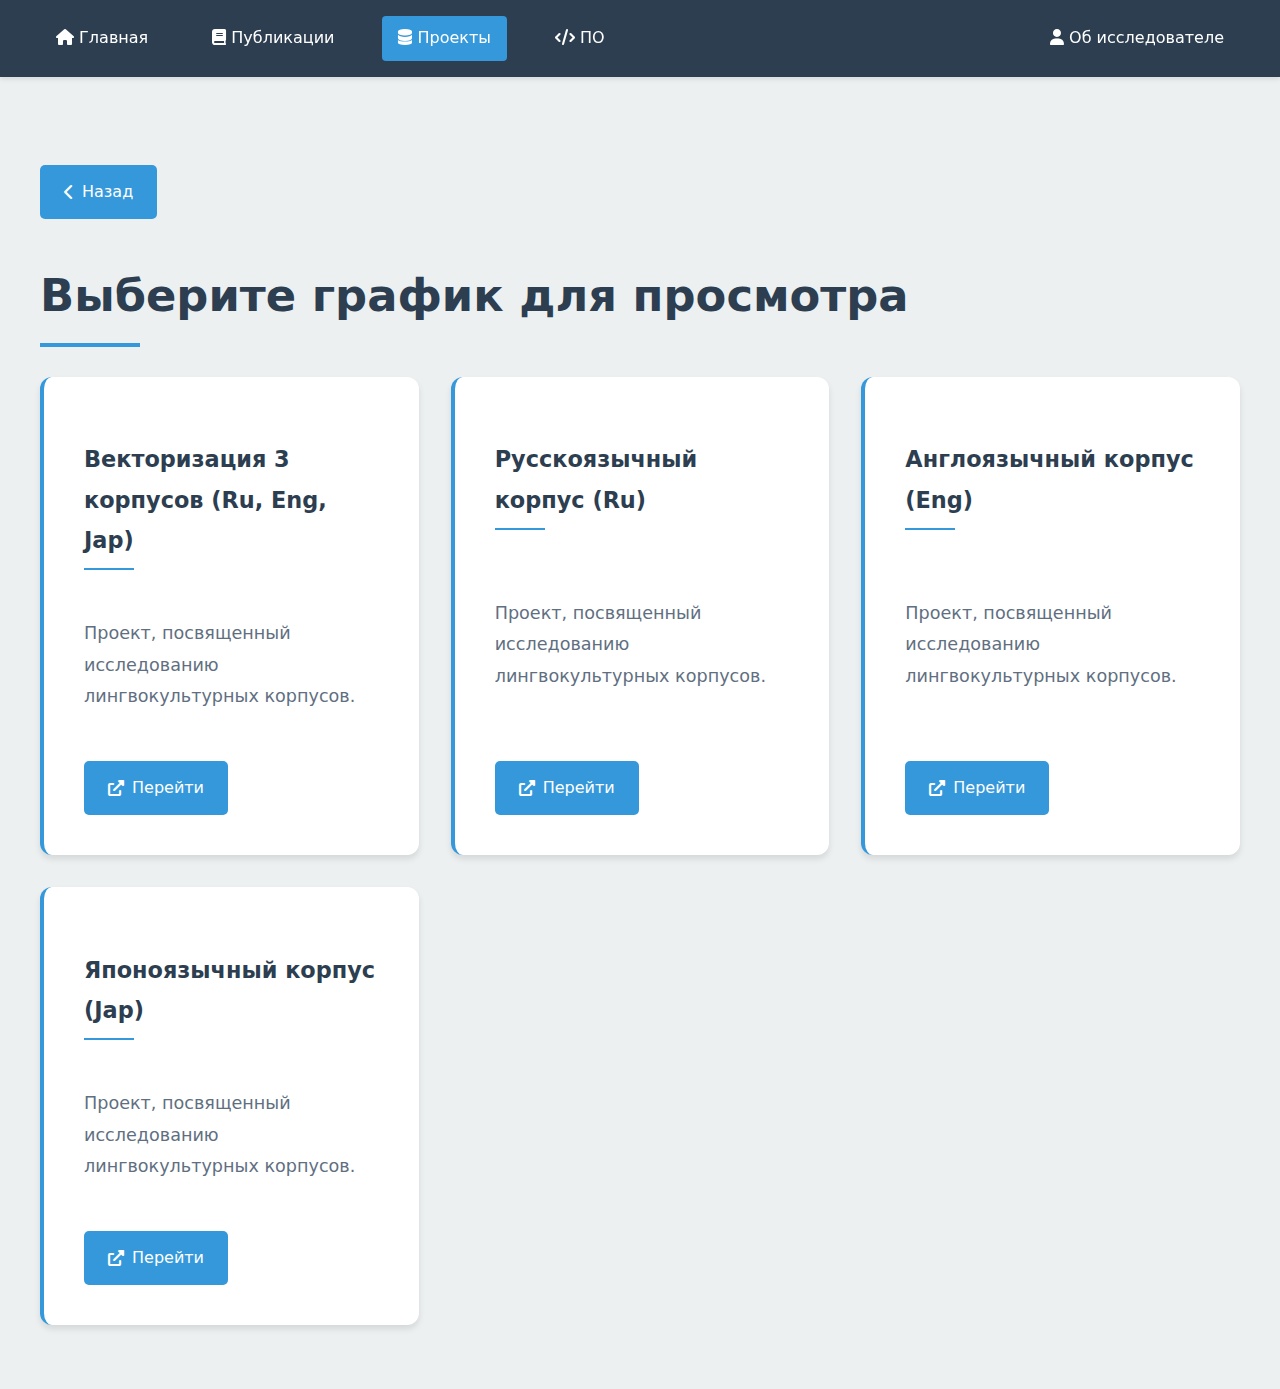
<file: Projects/Lingv_corp/main.html>
<!DOCTYPE html>
<html lang="ru">
<head>
    <meta charset="UTF-8">
    <meta name="viewport" content="width=device-width, initial-scale=1.0">
    <title>Шишкин Б.А. | Выбор графика</title>
    <link rel="stylesheet" href="../../css/style.css">
    <link rel="stylesheet" href="https://cdnjs.cloudflare.com/ajax/libs/font-awesome/6.0.0/css/all.min.css">
</head>
<body>
    <!-- Навигация -->
    <nav class="navbar">
        <div class="container nav-links">
            <div class="nav-main-links">
                <a href="../../index.html"><i class="fas fa-home"></i> Главная</a>
                <a href="../../Publications/publications.html"><i class="fas fa-book"></i> Публикации</a>
                <a href="../projects.html" class="active"><i class="fas fa-database"></i> Проекты</a>
                <a href="../../Software/software.html"><i class="fas fa-code"></i> ПО</a>
            </div>
            <a href="../../About/about.html"><i class="fas fa-user"></i> Об исследователе</a>
        </div>
    </nav>

    <!-- Основной контент -->
    <main>
        <section id="graph-selection" class="section">
            <div class="container">
                <a href="../projects.html" class="btn btn-primary"><i class="fas fa-chevron-left"></i> Назад</a>
                <h2 class="title title-lg">Выберите график для просмотра</h2>
                <div class="card-grid">
                    <div class="card">
                        <h3 class="title title-sm">Векторизация 3 корпусов (Ru, Eng, Jap)</h3>
                        <p class="description">Проект, посвященный исследованию лингвокультурных корпусов.</p>
                        <a href="3_corp.html" class="btn btn-primary">
                            <i class="fas fa-external-link-alt"></i> Перейти
                        </a>
                    </div>

                    <div class="card">
                        <h3 class="title title-sm">Русскоязычный корпус (Ru)</h3>
                        <p class="description">Проект, посвященный исследованию лингвокультурных корпусов.</p>
                        <a href="Rus.html" class="btn btn-primary">
                            <i class="fas fa-external-link-alt"></i> Перейти
                        </a>
                    </div>

                    <div class="card">
                        <h3 class="title title-sm">Англоязычный корпус (Eng)</h3>
                        <p class="description">Проект, посвященный исследованию лингвокультурных корпусов.</p>
                        <a href="Eng.html" class="btn btn-primary">
                            <i class="fas fa-external-link-alt"></i> Перейти
                        </a>
                    </div>

                    <div class="card">
                        <h3 class="title title-sm">Японоязычный корпус (Jap)</h3>
                        <p class="description">Проект, посвященный исследованию лингвокультурных корпусов.</p>
                        <a href="Jap.html" class="btn btn-primary">
                            <i class="fas fa-external-link-alt"></i> Перейти
                        </a>
                    </div>
                </div>
            </div>
        </section>
    </main>

    <script src="../../js/script.js"></script>
</body>
</html>
</file>
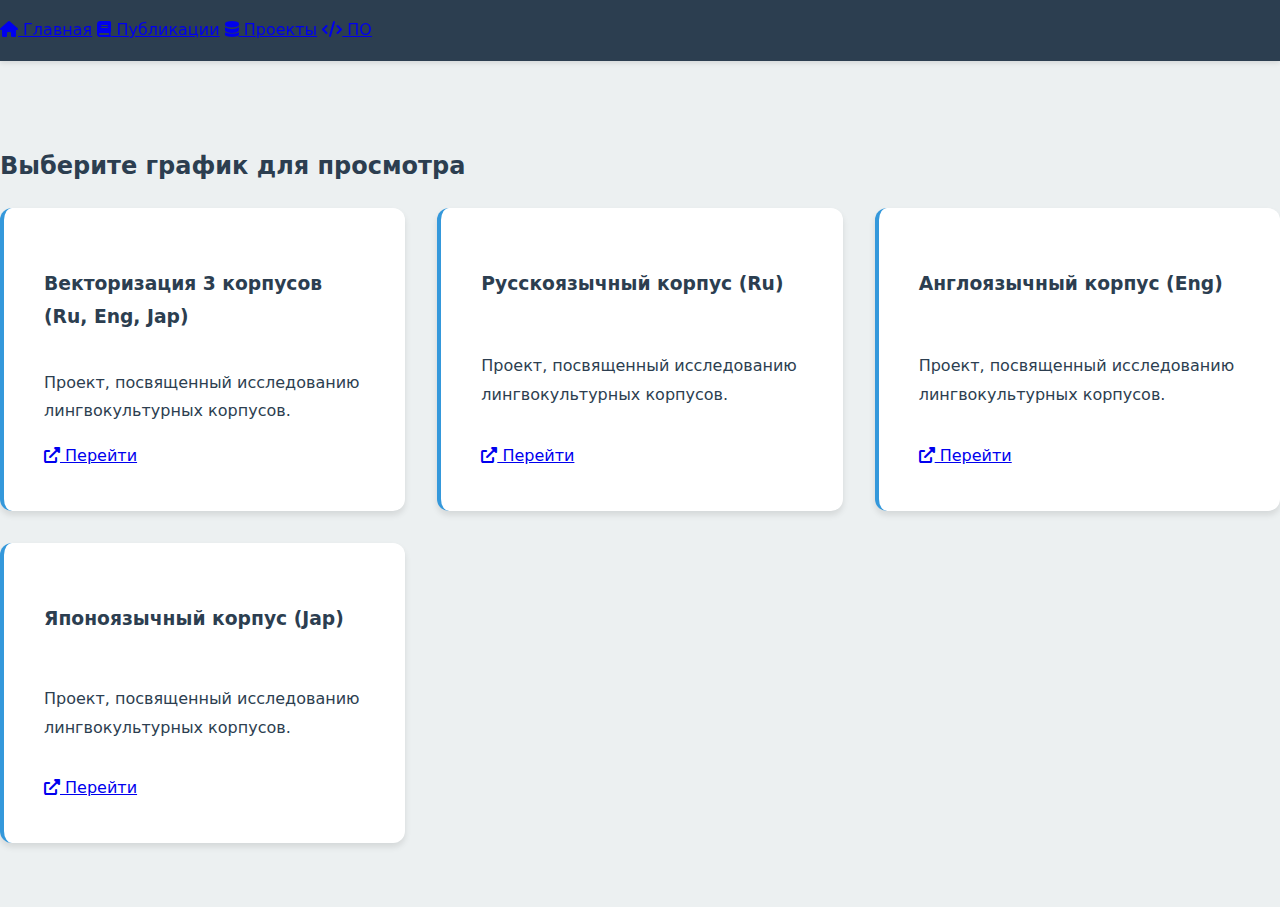
<file: Projects/Lingv_corp/main_legacy.html>
<!DOCTYPE html>
<html lang="ru">
<head>
    <meta charset="UTF-8">
    <meta name="viewport" content="width=device-width, initial-scale=1.0">
    <title>Шишкин Б.А. | Выбор графика</title>
    <link rel="stylesheet" href="../../css/style.css">
    <link rel="stylesheet" href="https://cdnjs.cloudflare.com/ajax/libs/font-awesome/6.0.0/css/all.min.css">
</head>
<body>
    <!-- Навигация -->
    <nav class="navbar">
        <div class="nav-container">
            <a href="../../index.html" class="active"><i class="fas fa-home"></i> Главная</a>
            <a href="../../Publications/publications.html"><i class="fas fa-book"></i> Публикации</a>
            <a href="../projects.html"><i class="fas fa-database"></i> Проекты</a>
            <a href="../../Software/software.html"><i class="fas fa-code"></i> ПО</a>
        </div>
    </nav>

    <!-- Основной контент -->
    <main>
        <section id="graph-selection" class="section">
            <div class="section-container">
                <h2 class="section-title">Выберите график для просмотра</h2>
                <div class="card-grid">
                    <div class="card db-card">
                        <h3>Векторизация 3 корпусов (Ru, Eng, Jap)</h3>
                        <p>Проект, посвященный исследованию лингвокультурных корпусов.</p>
                        <a href="3_corp.html" class="button demo"><i class="fas fa-external-link-alt"></i> Перейти</a>
                    </div>

                    <div class="card db-card">
                        <h3>Русскоязычный корпус (Ru)</h3>
                        <p>Проект, посвященный исследованию лингвокультурных корпусов.</p>
                        <a href="Rus.html" class="button demo"><i class="fas fa-external-link-alt"></i> Перейти</a>
                    </div>

                    <div class="card db-card">
                        <h3>Англоязычный корпус (Eng)</h3>
                        <p>Проект, посвященный исследованию лингвокультурных корпусов.</p>
                        <a href="Eng.html" class="button demo"><i class="fas fa-external-link-alt"></i> Перейти</a>
                    </div>

                    <div class="card db-card">
                        <h3>Японоязычный корпус (Jap)</h3>
                        <p>Проект, посвященный исследованию лингвокультурных корпусов.</p>
                        <a href="Jap.html" class="button demo"><i class="fas fa-external-link-alt"></i> Перейти</a>
                    </div>
                </div>
            </div>
        </section>
    </main>

    <script src="../../js/script.js"></script>
</body>
</html>
</file>
<file: css/style.css>
:root {
    --primary: #2c3e50;
    --secondary: #3498db;
    --accent: #e74c3c;
    --light: #ecf0f1;
    --dark: #2c3e50;
    --gap: 2rem;
    --shadow-sm: 0 2px 5px rgba(0,0,0,0.1);
    --shadow-md: 0 4px 6px rgba(0,0,0,0.1);
    --shadow-lg: 0 8px 15px rgba(0,0,0,0.2);
    --transition: all 0.3s ease;
    --text-gray: #5f6f81;
}

body {
    font-family: 'Segoe UI', system-ui, -apple-system;
    line-height: 1.8;
    color: var(--dark);
    background: var(--light);
    margin: 0;
}

/* Контейнеры */
.container {
    max-width: 1200px;
    margin: 0 auto;
    padding: 0 2rem;
}

/* Навигация */
.navbar {
    background: var(--primary);
    padding: 1rem 0;
    position: sticky;
    top: 0;
    z-index: 1000;
    box-shadow: var(--shadow-sm);
    width: 100%;
    margin: 0;
}

.container.nav-links {
    display: flex;
    justify-content: space-between;
    align-items: center;
    gap: var(--gap);
    position: relative;
}

.nav-links a {
    color: white;
    text-decoration: none;
    padding: 0.5rem 1rem;
    border-radius: 4px;
    transition: var(--transition);
}

.nav-links a:hover,
.nav-links a.active {
    background: var(--secondary);
}

.nav-main-links {
    display: flex;
    gap: var(--gap);
}

.nav-toggle {
    display: none;
    background: none;
    border: none;
    color: white;
    font-size: 1.5rem;
    cursor: pointer;
    padding: 0.5rem;
    position: absolute;
    right: 2rem;
    top: 50%;
    transform: translateY(-50%);
}

/* Секции */
.section {
    padding: 4rem 0;
}

/* Заголовки */
.title {
    color: var(--primary);
    margin-bottom: 2.5rem;
    position: relative;
    font-weight: 600;
}

.title-lg { font-size: 2.8rem; }
.title-md { font-size: 2rem; }
.title-sm { font-size: 1.4rem; }

.title::after {
    content: "";
    position: absolute;
    bottom: -10px;
    left: 0;
    background: var(--secondary);
}

.title-lg::after { width: 100px; height: 4px; }
.title-md::after { width: 70px; height: 3px; }
.title-sm::after { width: 50px; height: 2px; }

/* Карточки */
.card-grid {
    display: grid;
    grid-template-columns: repeat(auto-fit, minmax(320px, 1fr));
    gap: var(--gap);
}

.card {
    background: white;
    border-radius: 12px;
    padding: 2.5rem;
    box-shadow: var(--shadow-md);
    transition: var(--transition);
    display: flex;
    flex-direction: column;
    justify-content: space-between;
    min-height: 220px;
    border-left: 4px solid var(--secondary);
}

.card:hover {
    transform: translateY(-5px);
    box-shadow: var(--shadow-lg);
}

/* Кнопки */
.btn {
    display: inline-flex;
    align-items: center;
    gap: 0.5rem;
    padding: 0.8rem 1.5rem;
    border-radius: 5px;
    text-decoration: none;
    font-weight: 500;
    color: white;
    transition: var(--transition);
    margin-top: 1.5rem;
    width: auto;
    align-self: flex-start;
}

.btn-primary { background: var(--secondary); }
.btn-success { background: #27ae60; }
.btn-danger { background: #dc3545; }
.btn-dark { background: #333; }
.btn-disabled { background: #95a5a6; cursor: not-allowed; }

.btn:hover:not(.btn-disabled) {
    transform: translateY(-2px);
    filter: brightness(90%);
}

/* Теги */
.tag {
    padding: 0.4rem 1rem;
    border-radius: 20px;
    font-size: 0.95rem;
    color: white;
    margin: 0.3rem;
    background: var(--text-gray);
}

.tag-python { background: #3776ab; }
.tag-tensorflow { background: #ff6f00; }
.tag-default { background: #e0e6ea; color: var(--dark); }

/* Описание */
.description {
    color: var(--text-gray);
    line-height: 1.8;
    font-size: 1.1rem;
    margin-bottom: 1.5rem;
}

.version {
    font-size: 0.9rem;
    color: #95a5a6;
    margin-top: 1rem;
}

/* Адаптивность */
@media (max-width: 768px) {
    .navbar {
        position: relative;
    }

    .nav-toggle {
        display: block;
    }

    .container.nav-links {
        display: none;
        flex-direction: column;
        align-items: flex-start;
        position: absolute;
        top: 100%;
        left: 0;
        width: 100%;
        background: var(--primary);
        padding: 1rem 2rem;
        box-shadow: var(--shadow-sm);
        z-index: 999;
    }

    .container.nav-links.active {
        display: flex;
    }

    .nav-main-links {
        flex-direction: column;
        width: 100%;
    }

    .nav-links a {
        width: 100%;
        padding: 0.75rem 1rem;
    }

    .title-lg { font-size: 2.2rem; }
    .title-md { font-size: 1.7rem; }
    .title-sm { font-size: 1.2rem; }
    .card { padding: 2rem; }
}
</file>
<file: Projects/Harmonization-main/css/style.css>
* {
padding: 0px;
margin: 0px;
}

.cf:before, .cf:after {
	content: "";
	display: table;
}

.cf:after {
	clear: both;
}

.cf {
	zoom: 1;
}

html,body {
	width: 100%;
	height: 100%;
	margin: 0px;
	padding: 0px;
	font-size: 12px;
	font-family: sans-serif;
	line-height:1.25em;
}

.sigma-parent {
	position: relative;
	height: 100%;
}

.sigma-expand {
	position: absolute;
	width: 100%;
	height: 100%;
	top: 0;
	left: 0;
	background-color: #eee;
	background-position: center center;
	background-repeat: no-repeat;
	-webkit-touch-callout: none;
	-webkit-user-select: none;
	-khtml-user-select: none;
	-moz-user-select: none;
	-ms-user-select: none;
	user-select: none;
}

canvas#sigma_bg_1 {
	display: none;
}

#attributepane {
   	display: block;	
	display: none;
    position:absolute;
    height:auto;
    bottom:0;
    top:0;
    right:0;
	width: 240px;
	background-color: #fff;
	margin: 0;
	word-wrap: break-word;
	background-color:rgba(255,255,255,0.8);
	border-left: 1px solid #ccc;
	padding: 0px 18px 0px 18px;	
	z-index: 1;
}


#attributepane .text {
	height:100%;
}

#attributepane .headertext {
	color: #000;
	margin-bottom: 5px;
	height: 14px;
	border-bottom: 1px solid #999;
	padding: 0px 0 10px 0;
	font-size:16px;
	font-weight:bold;
}


#attributepane .returntext em {
	background-image: url('../images/sprite.png');
	background-repeat: no-repeat;
	display: block;
	width: 20px;
	height: 20px;
	background-position: -91px -13px;
	float: left;
}

#attributepane .returntext span {
	padding-left: 5px;
	display: block;
}

#attributepane .close {
	padding-left: 14px;
	margin-top: 10px;
}

#attributepane .close .c {
	border-top: 2px solid #999;
	padding: 10px 0 14px 0;
}

#attributepane .close em {
background-image: url('../images/sprite.png');
background-repeat: no-repeat;
background-position: -11px -13px;
display: block;
width: 24px;
height: 16px;
float: left;
}

#attributepane .close span {
display: block;
width: 151px;
float: left;
}

#attributepane .nodeattributes {
	display:block;
	height:85%;
	overflow-y: scroll;
	overflow-x: hidden;
	border-bottom:1px solid #999;
}

#attributepane .name {
font-size: 14px;
cursor: default;
padding-bottom: 10px;
padding-top: 18px;
font-weight:bold;
}

#attributepane .data {

}

#attributepane .data .plus {
background-repeat: no-repeat;
background-image: url('../images/sprite.png');
background-position: -171px -122px;
width: 22px;
height: 20px;
float: left;
display: block;
}

#attributepane .link {
padding: 0 0 0 4px;
}

#attributepane .link li {
padding-top: 2px;
cursor:pointer;
}

#attributepane .p {
padding-top: 10px;
font-weight: bold;
font-size:14px;
}

.left-close {
background-image: url('../images/fancybox_sprite.png');
margin-left:-37px;
z-index:99999;
cursor: pointer;
padding-left:31px;
line-height:36px;
background-repeat: no-repeat;
margin-bottom:25px;
font-weight: bold;
font-size:14px;

}

#developercontainer {
	margin-left:25px;
	margin-bottom:25px;
	position:fixed;
	bottom:0;
}

#jisc {
width: 71px;
height: 56px;
background-image: url('../images/jisc-logo-small.png');
background-repeat: no-repeat;
display:inline-block;
}

#jisc span {
	display:none;
}

#oii {
width: 227px;
height: 56px;
background-image: url('../images/oii_text.png');
background-repeat: no-repeat;
display:inline-block;
margin-right:10px;

}

#oii span {
	display:none;
}

#maintitle {
width: 100%;
height: 72px;
background-repeat: no-repeat;
margin-bottom:20px;
}

#maintitle h1 {
display: none;
}

#mainpanel {
margin-top: 50px;
margin-left: 25px;
background:#fff;
background-color:rgba(255,255,255,0.8);
border:1px solid #ccc;
z-index:20;
position:fixed;
top:0;
}

#mainpanel .b1 {
padding: 0px 0 0 0;
}

#mainpanel .col {
width: 240px;
padding: 18px 18px 18px 18px;
margin: 0;

}

#title {
font-weight: bold;
}

#titletext {
padding: 6px 0 10px 0;
}

#info {
	padding-bottom:15px;
}


#search {
	border-top: 1px solid #999;
	padding: 20px 0 0px 2px;
}

#search input[name=search] {
border: 1px solid #999;
background-color: #fff;
padding: 5px 7px 4px 7px;
width: 205px;
color: #000;
}

#search input.empty {
color: #000;
}

#search .state {
width: 14px;
height: 14px;
background-image: url('../images/sprite.png');
float: right;
margin-top: 6px;
cursor: pointer;
background-position: -131px -13px;
}

#search .state.searching {
background-position: -11px -13px;
}

#search .results {
	display: none;
/*	border: 1px solid #999;*/
	margin: 6px;
	/*height: 150px;*/
	overflow-y: scroll;
	overflow-x: hidden;
}

#search .results b {
padding-left: 2px;
}

#search .results a {
padding: 1px 2px;
display: block;
cursor: pointer;
text-decoration: none;
color: #000;
}

#search .results a:hover {
background-color: #999;
color: #fff;
}

#attributeselect {
margin: 20px 0 13px 0 ;
-webkit-touch-callout: none;
-webkit-user-select: none;
-khtml-user-select: none;
-moz-user-select: none;
-ms-user-select: none;
user-select: none;
}

#attributeselect .select {
	border: 1px solid #999;
	padding: 5px 7px 4px 7px;
	color: #fff;
	cursor: pointer;
	background-color: #999;
	background-image: url('../images/sprite.png');
	background-repeat: no-repeat;
	background-position: 200px -144px;
}

#attributeselect .close {
background-position: 200px -8px;
}

#attributeselect .list {
	display: none;
	border: 1px solid 
	#999;
	padding: 6px;
	height: 150px;
	width: 226px;
	overflow-y: scroll;
	overflow-x: hidden;
	background-color: #999;
	/*position: relative;
		left: 240px;
		bottom: 164px;*/
	position:absolute;
	margin-left: 240px;
	margin-top:-164px;
	color: white;
}	

#attributeselect .list a {
display:block;
padding: 2px;
text-decoration: none;
color: #fff;
}

#attributeselect .list a:hover {
background-color: #fff;
color: #000;
}

.link h2 {
font-size: 1em;
padding-top: 1em;
}

#mainpanel dl {
	padding-bottom:10px;
}

#mainpanel h2 {
	font-size:14px;
}

#mainpanel dt {
width: 20px;
height: 20px;
float: left;
background-repeat: no-repeat;
background-image: url('../images/sprite.png');
}

#legend dl {
}

#mainpanel h2 {
	padding-bottom:10px;
}

#legend dd {
margin-bottom: 8px;
color: #000;
}

#mainpanel .infos dd {
margin-bottom: 12px;
}

#mainpanel .node {
background-position: -11px -119px;
}

#mainpanel .edge {
background-position: -51px -122px;
}

#mainpanel .colours {

background-image:url('../images/rainbow.png');

}
#legend .note {
margin-bottom: 8px;

}

#mainpanel .regions {
background-position: -171px -13px;
}

#mainpanel .download {
background-position: -51px -13px;
}

#mainpanel .moreinformation {
background: url('../images/info.png');
background-repeat: no-repeat;
margin-left: 5px;
}

#copyright {
	margin:0 auto;	
	position: fixed;
	right: 40px;
	bottom: 25px;
	z-index:0;
}

#copyright a {
color: #000;
}

#copyright .explanation {
display: none;
}

#zoom {
	z-index:999;
	position: fixed;
	left: 45%;
	bottom: 25px;
	margin:0 auto;
	padding: 0;
	-webkit-touch-callout: none;
	-webkit-user-select: none;
	-khtml-user-select: none;
	-moz-user-select: none;
	-ms-user-select: none;
	user-select: none;
	text-align:left;
}

#zoom .z {
	background:#fff;
	background-color:rgba(255,255,255,0.7);
	width: 60px;
	height: 60px;
	cursor: pointer;
	border:1px solid #ccc;
	float:left;
	margin-right:4px;
	background-repeat:no-repeat;
}

#zoom .z[rel=center] {
	background-image: url('../images/zoom_reset.png');
	background-position:center;
}

#zoom .z[rel=in] {
	background-image: url('../images/zoom_in.png');
	background-position:center; 
}

#zoom .z[rel=out] {
	background-image: url('../images/zoom_out.png');
	background-position:center; 
}

.line {
	font-size: 12px;
	color: #000;
	text-decoration: none;
	font-weight: bold;
	cursor: pointer;
	cursor: hand;
}

#information {
display: none;
background: #fff;
padding: 1px 10px 10px 10px;
}

#information h3 {
margin: 14px 0 4px 0;
}

#information p {
margin: 0 0 4px 0;
}

#information .button {
width: 14px;
height: 14px;
background-image: url('../images/sprite.png');
border: 1px solid #999;
display: inline-block;
*display: inline;
*zoom: 1;
}

#information .button span {
display: none;
}

#information .button.plus {
background-position: -91px -122px; 
}

#information .button.moins {
background-position: -131px -122px;
}

#minify {
background-color: #fff;
padding: 4px 4px 4px 25px;
cursor: pointer;
background-image: url('../images/sprite.png');
background-repeat: no-repeat;
background-position: -167px -118px;
position: absolute;
top: 65px;
left: 15px;
display: none;
}

#minifier {
position: absolute;
width: 20px;
height: 16px;
background-image: url('../images/sprite.png');
background-repeat: no-repeat;
background-position: -45px -147px;
cursor: pointer;
display: none;
}
</file>
<file: Projects/Harmonization-main/css/tablet.css>
#developercontainer {
	display:none;
}
</file>
<file: Projects/Harmonization-main/Harmonization-main/css/style.css>
* {
padding: 0px;
margin: 0px;
}

.cf:before, .cf:after {
	content: "";
	display: table;
}

.cf:after {
	clear: both;
}

.cf {
	zoom: 1;
}

html,body {
	width: 100%;
	height: 100%;
	margin: 0px;
	padding: 0px;
	font-size: 12px;
	font-family: sans-serif;
	line-height:1.25em;
}

.sigma-parent {
	position: relative;
	height: 100%;
}

.sigma-expand {
	position: absolute;
	width: 100%;
	height: 100%;
	top: 0;
	left: 0;
	background-color: #eee;
	background-position: center center;
	background-repeat: no-repeat;
	-webkit-touch-callout: none;
	-webkit-user-select: none;
	-khtml-user-select: none;
	-moz-user-select: none;
	-ms-user-select: none;
	user-select: none;
}

canvas#sigma_bg_1 {
	display: none;
}

#attributepane {
   	display: block;	
	display: none;
    position:absolute;
    height:auto;
    bottom:0;
    top:0;
    right:0;
	width: 240px;
	background-color: #fff;
	margin: 0;
	word-wrap: break-word;
	background-color:rgba(255,255,255,0.8);
	border-left: 1px solid #ccc;
	padding: 0px 18px 0px 18px;	
	z-index: 1;
}


#attributepane .text {
	height:100%;
}

#attributepane .headertext {
	color: #000;
	margin-bottom: 5px;
	height: 14px;
	border-bottom: 1px solid #999;
	padding: 0px 0 10px 0;
	font-size:16px;
	font-weight:bold;
}


#attributepane .returntext em {
	background-image: url('../images/sprite.png');
	background-repeat: no-repeat;
	display: block;
	width: 20px;
	height: 20px;
	background-position: -91px -13px;
	float: left;
}

#attributepane .returntext span {
	padding-left: 5px;
	display: block;
}

#attributepane .close {
	padding-left: 14px;
	margin-top: 10px;
}

#attributepane .close .c {
	border-top: 2px solid #999;
	padding: 10px 0 14px 0;
}

#attributepane .close em {
background-image: url('../images/sprite.png');
background-repeat: no-repeat;
background-position: -11px -13px;
display: block;
width: 24px;
height: 16px;
float: left;
}

#attributepane .close span {
display: block;
width: 151px;
float: left;
}

#attributepane .nodeattributes {
	display:block;
	height:85%;
	overflow-y: scroll;
	overflow-x: hidden;
	border-bottom:1px solid #999;
}

#attributepane .name {
font-size: 14px;
cursor: default;
padding-bottom: 10px;
padding-top: 18px;
font-weight:bold;
}

#attributepane .data {

}

#attributepane .data .plus {
background-repeat: no-repeat;
background-image: url('../images/sprite.png');
background-position: -171px -122px;
width: 22px;
height: 20px;
float: left;
display: block;
}

#attributepane .link {
padding: 0 0 0 4px;
}

#attributepane .link li {
padding-top: 2px;
cursor:pointer;
}

#attributepane .p {
padding-top: 10px;
font-weight: bold;
font-size:14px;
}

.left-close {
background-image: url('../images/fancybox_sprite.png');
margin-left:-37px;
z-index:99999;
cursor: pointer;
padding-left:31px;
line-height:36px;
background-repeat: no-repeat;
margin-bottom:25px;
font-weight: bold;
font-size:14px;

}

#developercontainer {
	margin-left:25px;
	margin-bottom:25px;
	position:fixed;
	bottom:0;
}

#jisc {
width: 71px;
height: 56px;
background-image: url('../images/jisc-logo-small.png');
background-repeat: no-repeat;
display:inline-block;
}

#jisc span {
	display:none;
}

#oii {
width: 227px;
height: 56px;
background-image: url('../images/oii_text.png');
background-repeat: no-repeat;
display:inline-block;
margin-right:10px;

}

#oii span {
	display:none;
}

#maintitle {
width: 100%;
height: 72px;
background-repeat: no-repeat;
margin-bottom:20px;
}

#maintitle h1 {
display: none;
}

#mainpanel {
margin-top: 50px;
margin-left: 25px;
background:#fff;
background-color:rgba(255,255,255,0.8);
border:1px solid #ccc;
z-index:20;
position:fixed;
top:0;
}

#mainpanel .b1 {
padding: 0px 0 0 0;
}

#mainpanel .col {
width: 240px;
padding: 18px 18px 18px 18px;
margin: 0;

}

#title {
font-weight: bold;
}

#titletext {
padding: 6px 0 10px 0;
}

#info {
	padding-bottom:15px;
}


#search {
	border-top: 1px solid #999;
	padding: 20px 0 0px 2px;
}

#search input[name=search] {
border: 1px solid #999;
background-color: #fff;
padding: 5px 7px 4px 7px;
width: 205px;
color: #000;
}

#search input.empty {
color: #000;
}

#search .state {
width: 14px;
height: 14px;
background-image: url('../images/sprite.png');
float: right;
margin-top: 6px;
cursor: pointer;
background-position: -131px -13px;
}

#search .state.searching {
background-position: -11px -13px;
}

#search .results {
	display: none;
/*	border: 1px solid #999;*/
	margin: 6px;
	/*height: 150px;*/
	overflow-y: scroll;
	overflow-x: hidden;
}

#search .results b {
padding-left: 2px;
}

#search .results a {
padding: 1px 2px;
display: block;
cursor: pointer;
text-decoration: none;
color: #000;
}

#search .results a:hover {
background-color: #999;
color: #fff;
}

#attributeselect {
margin: 20px 0 13px 0 ;
-webkit-touch-callout: none;
-webkit-user-select: none;
-khtml-user-select: none;
-moz-user-select: none;
-ms-user-select: none;
user-select: none;
}

#attributeselect .select {
	border: 1px solid #999;
	padding: 5px 7px 4px 7px;
	color: #fff;
	cursor: pointer;
	background-color: #999;
	background-image: url('../images/sprite.png');
	background-repeat: no-repeat;
	background-position: 200px -144px;
}

#attributeselect .close {
background-position: 200px -8px;
}

#attributeselect .list {
	display: none;
	border: 1px solid 
	#999;
	padding: 6px;
	height: 150px;
	width: 226px;
	overflow-y: scroll;
	overflow-x: hidden;
	background-color: #999;
	/*position: relative;
		left: 240px;
		bottom: 164px;*/
	position:absolute;
	margin-left: 240px;
	margin-top:-164px;
	color: white;
}	

#attributeselect .list a {
display:block;
padding: 2px;
text-decoration: none;
color: #fff;
}

#attributeselect .list a:hover {
background-color: #fff;
color: #000;
}

.link h2 {
font-size: 1em;
padding-top: 1em;
}

#mainpanel dl {
	padding-bottom:10px;
}

#mainpanel h2 {
	font-size:14px;
}

#mainpanel dt {
width: 20px;
height: 20px;
float: left;
background-repeat: no-repeat;
background-image: url('../images/sprite.png');
}

#legend dl {
}

#mainpanel h2 {
	padding-bottom:10px;
}

#legend dd {
margin-bottom: 8px;
color: #000;
}

#mainpanel .infos dd {
margin-bottom: 12px;
}

#mainpanel .node {
background-position: -11px -119px;
}

#mainpanel .edge {
background-position: -51px -122px;
}

#mainpanel .colours {

background-image:url('../images/rainbow.png');

}
#legend .note {
margin-bottom: 8px;

}

#mainpanel .regions {
background-position: -171px -13px;
}

#mainpanel .download {
background-position: -51px -13px;
}

#mainpanel .moreinformation {
background: url('../images/info.png');
background-repeat: no-repeat;
margin-left: 5px;
}

#copyright {
	margin:0 auto;	
	position: fixed;
	right: 40px;
	bottom: 25px;
	z-index:0;
}

#copyright a {
color: #000;
}

#copyright .explanation {
display: none;
}

#zoom {
	z-index:999;
	position: fixed;
	left: 45%;
	bottom: 25px;
	margin:0 auto;
	padding: 0;
	-webkit-touch-callout: none;
	-webkit-user-select: none;
	-khtml-user-select: none;
	-moz-user-select: none;
	-ms-user-select: none;
	user-select: none;
	text-align:left;
}

#zoom .z {
	background:#fff;
	background-color:rgba(255,255,255,0.7);
	width: 60px;
	height: 60px;
	cursor: pointer;
	border:1px solid #ccc;
	float:left;
	margin-right:4px;
	background-repeat:no-repeat;
}

#zoom .z[rel=center] {
	background-image: url('../images/zoom_reset.png');
	background-position:center;
}

#zoom .z[rel=in] {
	background-image: url('../images/zoom_in.png');
	background-position:center; 
}

#zoom .z[rel=out] {
	background-image: url('../images/zoom_out.png');
	background-position:center; 
}

.line {
	font-size: 12px;
	color: #000;
	text-decoration: none;
	font-weight: bold;
	cursor: pointer;
	cursor: hand;
}

#information {
display: none;
background: #fff;
padding: 1px 10px 10px 10px;
}

#information h3 {
margin: 14px 0 4px 0;
}

#information p {
margin: 0 0 4px 0;
}

#information .button {
width: 14px;
height: 14px;
background-image: url('../images/sprite.png');
border: 1px solid #999;
display: inline-block;
*display: inline;
*zoom: 1;
}

#information .button span {
display: none;
}

#information .button.plus {
background-position: -91px -122px; 
}

#information .button.moins {
background-position: -131px -122px;
}

#minify {
background-color: #fff;
padding: 4px 4px 4px 25px;
cursor: pointer;
background-image: url('../images/sprite.png');
background-repeat: no-repeat;
background-position: -167px -118px;
position: absolute;
top: 65px;
left: 15px;
display: none;
}

#minifier {
position: absolute;
width: 20px;
height: 16px;
background-image: url('../images/sprite.png');
background-repeat: no-repeat;
background-position: -45px -147px;
cursor: pointer;
display: none;
}
</file>
<file: Projects/Harmonization-main/Harmonization-main/css/tablet.css>
#developercontainer {
	display:none;
}
</file>
<file: css/style_page.css>
/* Специфичные стили для text-large.html */
.text-large-section {
    padding: 4rem 0;
    background: #fff;
}

/* Контейнер для текста и ссылок */
.text-wrapper {
    display: flex;
    gap: 2rem;
    max-width: 1200px;
    margin: 0 auto;
    align-items: flex-start;
}

/* Блок ссылок */
.text-links {
    flex: 0 0 250px;
    display: flex;
    flex-direction: column;
    gap: 0.75rem;
}

.text-links .title {
    margin-bottom: 1rem;
}

/* Стиль для кнопок ссылок */
.btn-link {
    display: inline-flex;
    align-items: center;
    gap: 0.5rem;
    padding: 0.5rem 0.75rem;
    border-radius: 5px;
    text-decoration: none;
    font-weight: 500;
    color: white;
    background: var(--secondary);
    transition: var(--transition);
    width: 50%;
    font-size: 0.9rem;
}

.btn-link:hover {
    transform: translateY(-2px);
    filter: brightness(90%);
}

/* Основной текстовый блок */
.text-large {
    color: #000;
    font-size: 1.25rem;
    line-height: 2;
    flex: 1;
    min-width: 0;
    max-width: 800px;
}

/* Секция текста с изображением */
.text-section {
    position: relative;
    margin-bottom: 2rem;
}

.text-large p {
    margin-bottom: 1.5rem;
}

.text-large h3 {
    margin-top: 0;
    margin-bottom: 1rem;
}

/* Ссылка с изображением */
.image-link {
    display: block;
    text-decoration: none;
    position: absolute;
    right: -270px;
    top: 0;
    width: 250px;
}

/* Изображение */
.section-image {
    width: 100%;
    height: auto;
    border-radius: 5px;
    transition: var(--transition);
}

.section-image:hover {
    transform: scale(1.05);
    filter: brightness(90%);
}

/* Подвал с кнопками */
.text-footer {
    display: flex;
    justify-content: space-between;
    align-items: center;
    max-width: 800px;
    margin: 2rem auto 0;
    gap: 1rem;
    flex-wrap: wrap;
}

/* Адаптивность */
@media (max-width: 768px) {
    .text-wrapper {
        flex-direction: column;
    }

    .text-links {
        flex: none;
        width: 100%;
    }

    .text-large {
        font-size: 1.15rem;
        max-width: 100%;
        padding: 0 1rem;
    }

    .image-link {
        position: static;
        width: 100%;
        margin: 1rem 0;
    }

    .btn-link {
        width: 100%;
    }

    .text-footer {
        flex-direction: column;
        align-items: flex-start;
    }
}
</file>
